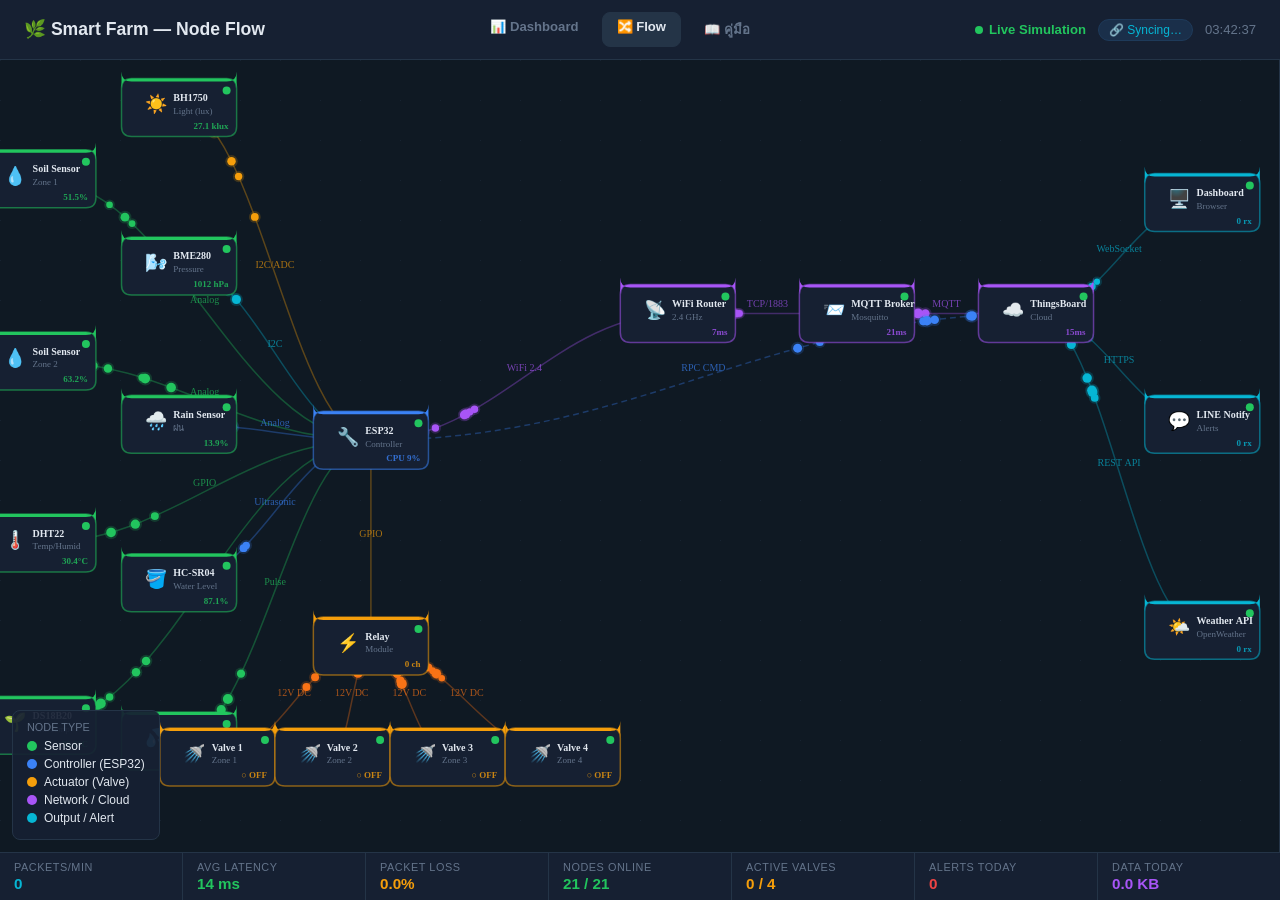
<file: flow.html>
<!DOCTYPE html>
<html lang="th">
<head>
  <meta charset="UTF-8" />
  <meta name="viewport" content="width=device-width, initial-scale=1.0" />
  <title>Smart Farm — Node Flow</title>
  <link rel="stylesheet" href="css/flow.css">
</head>
<body>

<header>
  <div class="logo">🌿 Smart Farm — Node Flow</div>
  <div class="nav-links">
    <a class="nav-btn" href="index.html">📊 Dashboard</a>
    <a class="nav-btn active" href="flow.html">🔀 Flow</a>
    <a class="nav-btn" href="guide.html">📖 คู่มือ</a>
  </div>
  <div class="header-right">
    <div class="live-badge"><span class="live-dot"></span> Live Simulation</div>
    <div class="sync-badge" id="syncBadge">🔗 Syncing…</div>
    <span id="clock">--:--:--</span>
  </div>
</header>

<div class="layout">
  <div class="canvas-wrap">
    <canvas id="flowCanvas"></canvas>
    <div class="legend">
      <div class="legend-title">Node Type</div>
      <div class="legend-item"><div class="legend-dot" style="background:#22c55e"></div> Sensor</div>
      <div class="legend-item"><div class="legend-dot" style="background:#3b82f6"></div> Controller (ESP32)</div>
      <div class="legend-item"><div class="legend-dot" style="background:#f59e0b"></div> Actuator (Valve)</div>
      <div class="legend-item"><div class="legend-dot" style="background:#a855f7"></div> Network / Cloud</div>
      <div class="legend-item"><div class="legend-dot" style="background:#06b6d4"></div> Output / Alert</div>
    </div>
  </div>

  <div class="detail-panel collapsed" id="detailPanel">
    <div class="panel-header">
      <span class="panel-title" id="panelTitle">Node Detail</span>
      <span class="panel-close" onclick="closePanel()">✕</span>
    </div>
    <div class="panel-body" id="panelBody"></div>
  </div>
</div>

<div class="stats-bar">
  <div class="stat-item">
    <div class="stat-item-lbl">Packets/min</div>
    <div class="stat-item-val" id="sb-ppm" style="color:var(--cyan)">--</div>
  </div>
  <div class="stat-item">
    <div class="stat-item-lbl">Avg Latency</div>
    <div class="stat-item-val" id="sb-lat" style="color:var(--green)">-- ms</div>
  </div>
  <div class="stat-item">
    <div class="stat-item-lbl">Packet Loss</div>
    <div class="stat-item-val" id="sb-loss" style="color:var(--yellow)">--%</div>
  </div>
  <div class="stat-item">
    <div class="stat-item-lbl">Nodes Online</div>
    <div class="stat-item-val" id="sb-nodes" style="color:var(--green)">--</div>
  </div>
  <div class="stat-item">
    <div class="stat-item-lbl">Active Valves</div>
    <div class="stat-item-val" id="sb-valves" style="color:var(--yellow)">--</div>
  </div>
  <div class="stat-item">
    <div class="stat-item-lbl">Alerts Today</div>
    <div class="stat-item-val" id="sb-alerts" style="color:var(--red)">--</div>
  </div>
  <div class="stat-item">
    <div class="stat-item-lbl">Data Today</div>
    <div class="stat-item-val" id="sb-data" style="color:var(--purple)">-- KB</div>
  </div>
</div>

<!-- flow.js ประกอบด้วย logic ทั้งหมดของหน้านี้ -->
<script src="js/flow.js"></script>

</body>
</html>
</file>
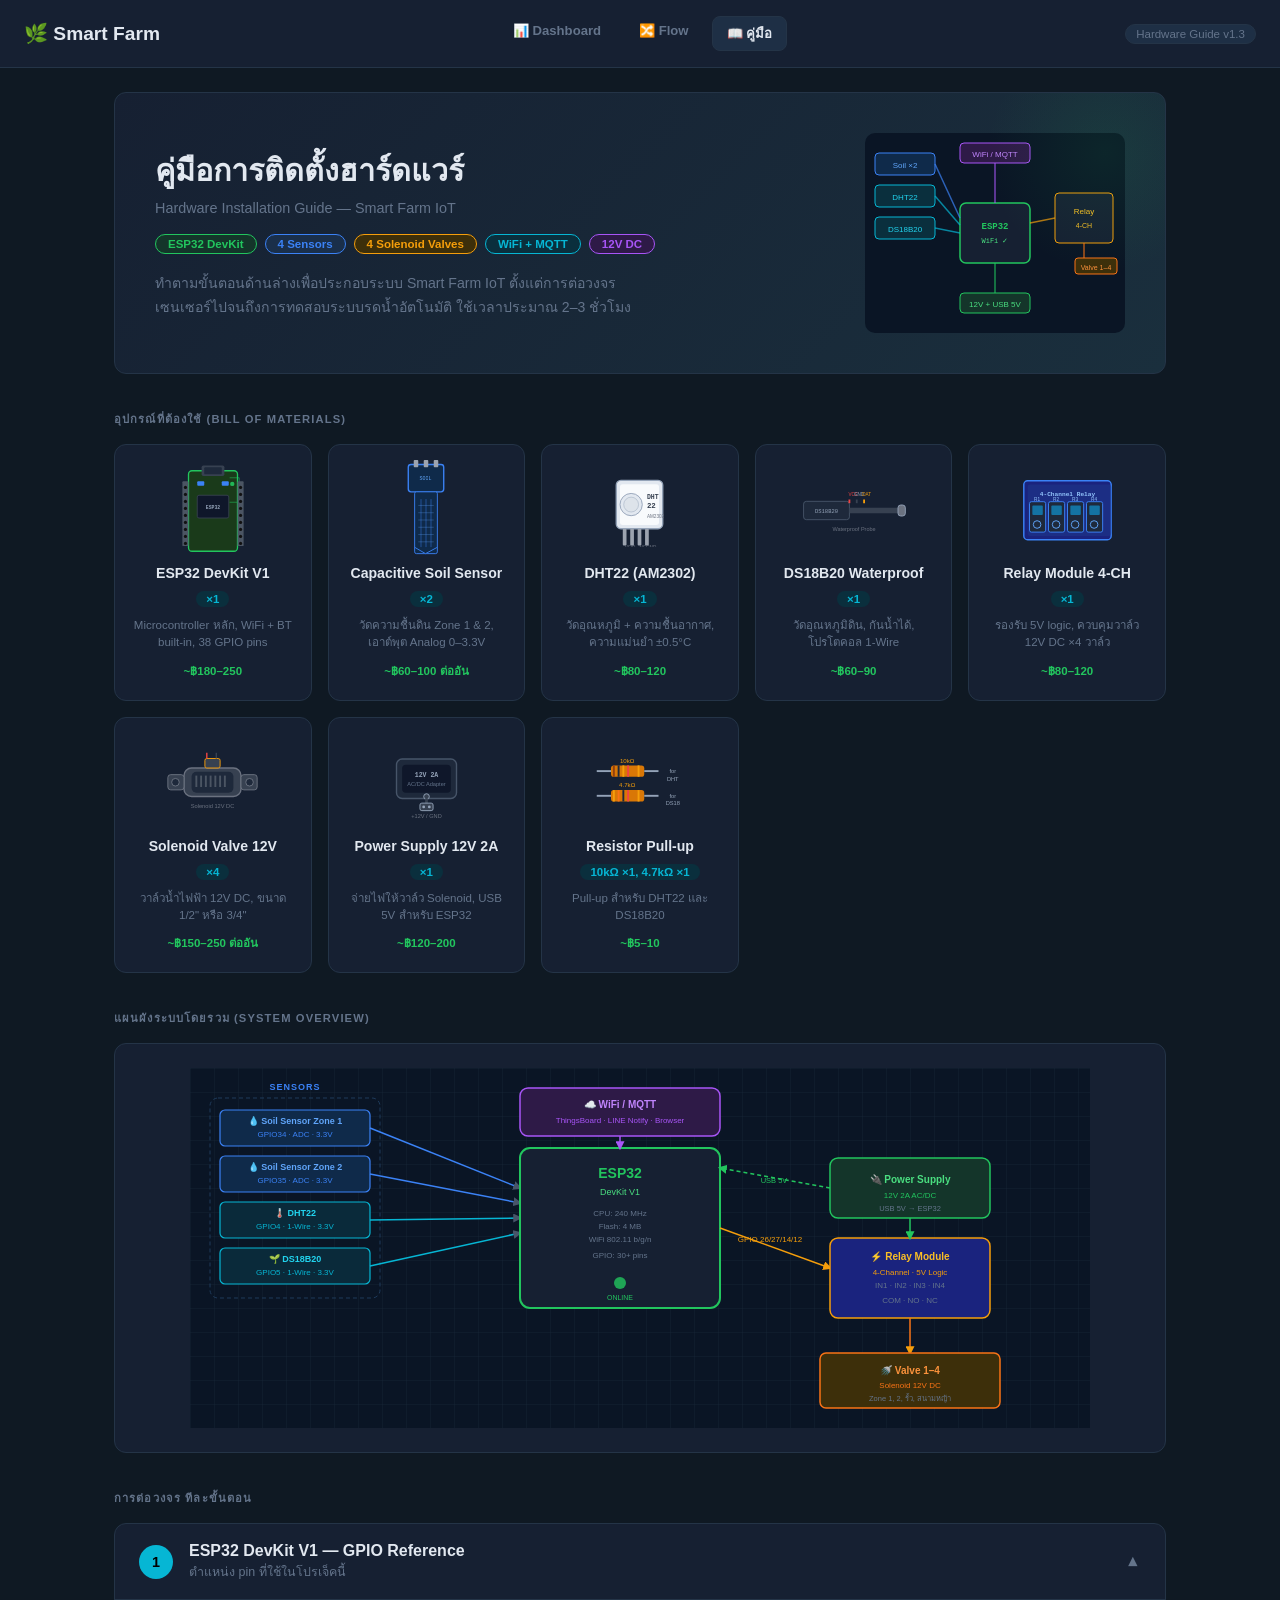
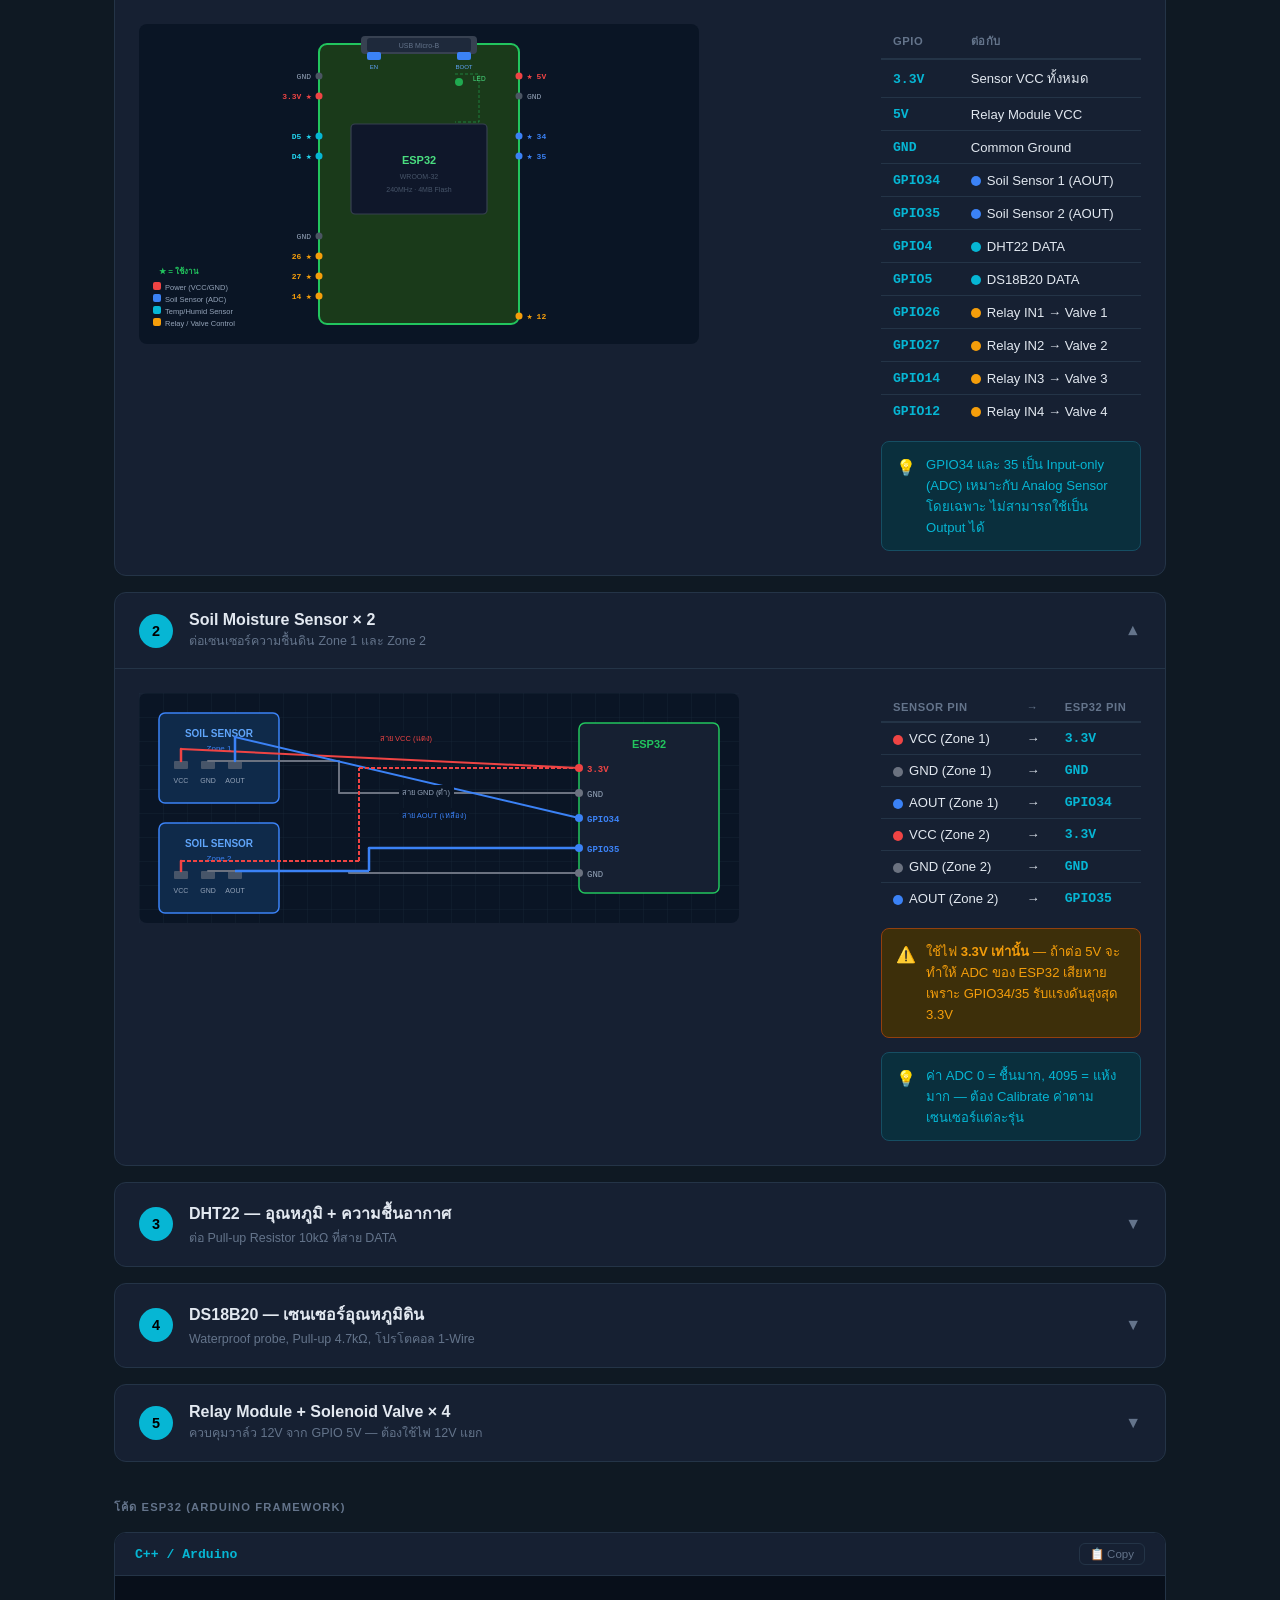
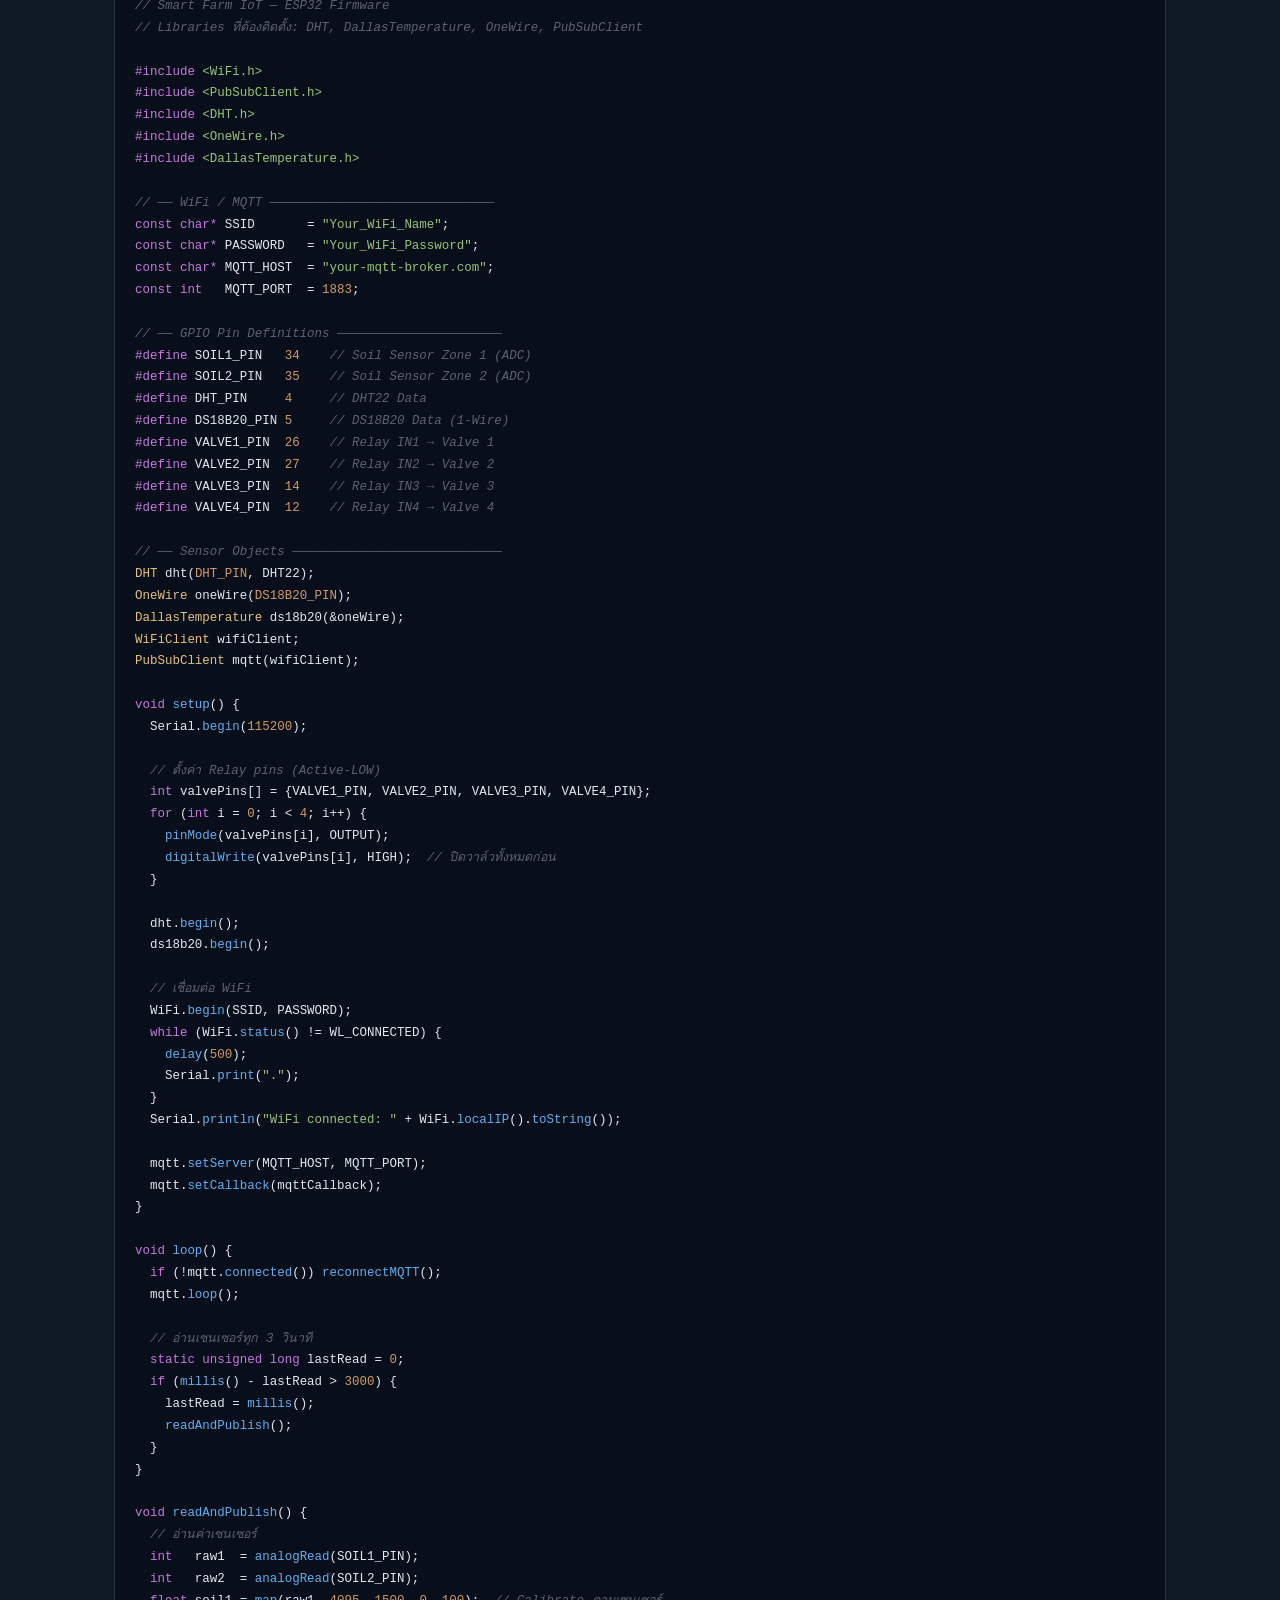
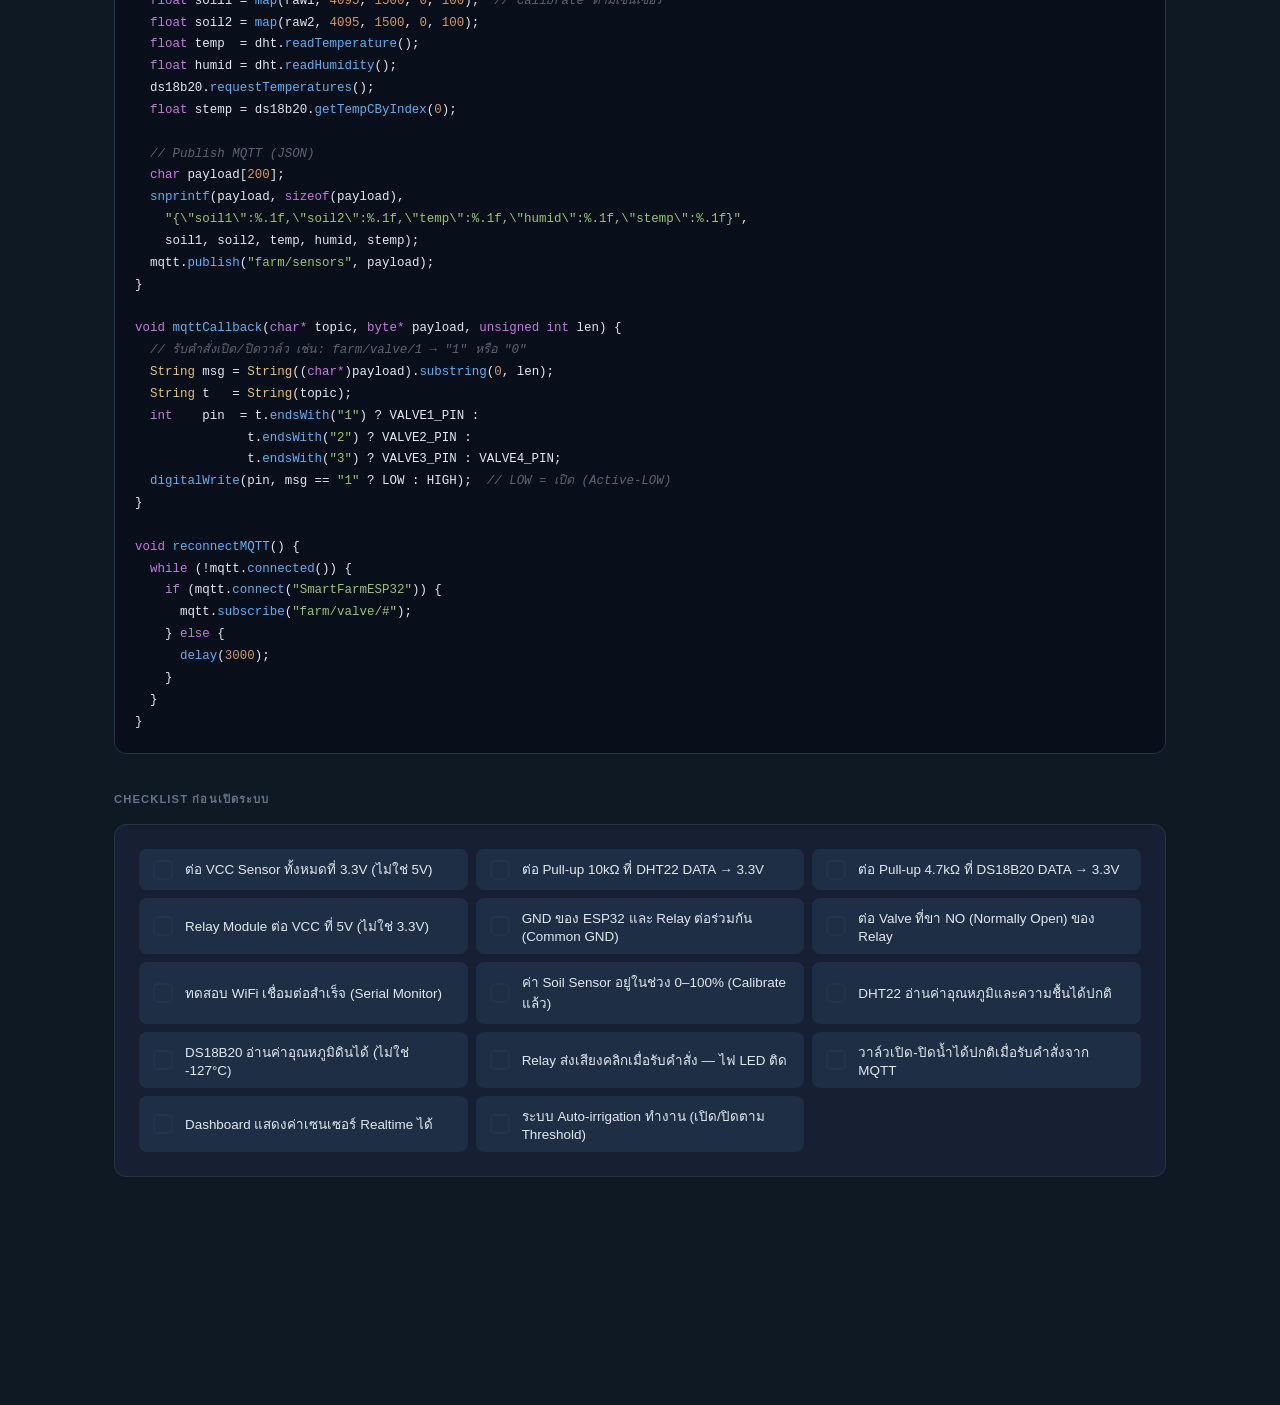
<file: guide.html>
<!DOCTYPE html>
<html lang="th">
<head>
  <meta charset="UTF-8"/>
  <meta name="viewport" content="width=device-width, initial-scale=1.0"/>
  <title>Smart Farm — คู่มือติดตั้งฮาร์ดแวร์</title>
  <link rel="stylesheet" href="css/guide.css">
</head>
<body>

<header>
  <div class="logo">🌿 Smart Farm</div>
  <div class="nav-links">
    <a class="nav-btn" href="index.html">📊 Dashboard</a>
    <a class="nav-btn" href="flow.html">🔀 Flow</a>
    <a class="nav-btn active" href="guide.html">📖 คู่มือ</a>
  </div>
  <div class="header-right"><span class="ver-badge">Hardware Guide v1.3</span></div>
</header>

<main>

<!-- ══════════════════ HERO ══════════════════ -->
<div class="hero">
  <div>
    <h1>คู่มือการติดตั้งฮาร์ดแวร์</h1>
    <p class="hero-sub">Hardware Installation Guide — Smart Farm IoT</p>
    <div class="hero-tags">
      <span class="tag tag-green">ESP32 DevKit</span>
      <span class="tag tag-blue">4 Sensors</span>
      <span class="tag tag-yellow">4 Solenoid Valves</span>
      <span class="tag tag-cyan">WiFi + MQTT</span>
      <span class="tag tag-purple">12V DC</span>
    </div>
    <p class="hero-desc">ทำตามขั้นตอนด้านล่างเพื่อประกอบระบบ Smart Farm IoT ตั้งแต่การต่อวงจรเซนเซอร์ไปจนถึงการทดสอบระบบรดน้ำอัตโนมัติ ใช้เวลาประมาณ 2–3 ชั่วโมง</p>
  </div>
  <!-- Mini overview graphic -->
  <svg viewBox="0 0 260 200" width="260" height="200" xmlns="http://www.w3.org/2000/svg" style="flex-shrink:0">
    <rect width="260" height="200" fill="#0a1525" rx="10"/>
    <!-- ESP32 center -->
    <rect x="95" y="70" width="70" height="60" rx="6" fill="#162032" stroke="#22c55e" stroke-width="1.5"/>
    <text x="130" y="96" text-anchor="middle" fill="#22c55e" font-size="9" font-family="monospace" font-weight="bold">ESP32</text>
    <text x="130" y="110" text-anchor="middle" fill="#4ade80" font-size="7" font-family="monospace">WiFi ✓</text>
    <!-- Sensors left -->
    <rect x="10" y="20" width="60" height="22" rx="4" fill="#0f2a4a" stroke="#3b82f6" stroke-width="1"/>
    <text x="40" y="35" text-anchor="middle" fill="#60a5fa" font-size="8">Soil ×2</text>
    <rect x="10" y="52" width="60" height="22" rx="4" fill="#0a2f3d" stroke="#06b6d4" stroke-width="1"/>
    <text x="40" y="67" text-anchor="middle" fill="#22d3ee" font-size="8">DHT22</text>
    <rect x="10" y="84" width="60" height="22" rx="4" fill="#0a2f3d" stroke="#06b6d4" stroke-width="1"/>
    <text x="40" y="99" text-anchor="middle" fill="#22d3ee" font-size="8">DS18B20</text>
    <!-- Wires left to ESP32 -->
    <line x1="70" y1="31" x2="95" y2="85" stroke="#3b82f6" stroke-width="1.5" opacity=".7"/>
    <line x1="70" y1="63" x2="95" y2="92" stroke="#06b6d4" stroke-width="1.5" opacity=".7"/>
    <line x1="70" y1="95" x2="95" y2="100" stroke="#06b6d4" stroke-width="1.5" opacity=".7"/>
    <!-- Relay right -->
    <rect x="190" y="60" width="58" height="50" rx="4" fill="#162032" stroke="#f59e0b" stroke-width="1"/>
    <text x="219" y="81" text-anchor="middle" fill="#fbbf24" font-size="8">Relay</text>
    <text x="219" y="95" text-anchor="middle" fill="#fbbf24" font-size="7">4-CH</text>
    <!-- Wires right -->
    <line x1="165" y1="90" x2="190" y2="85" stroke="#f59e0b" stroke-width="1.5" opacity=".7"/>
    <!-- Valves right -->
    <rect x="210" y="125" width="42" height="16" rx="3" fill="#3d2f0a" stroke="#f97316" stroke-width="1"/>
    <text x="231" y="137" text-anchor="middle" fill="#fb923c" font-size="7">Valve 1–4</text>
    <line x1="219" y1="110" x2="219" y2="125" stroke="#f97316" stroke-width="1.5" opacity=".7"/>
    <!-- WiFi up -->
    <rect x="95" y="10" width="70" height="20" rx="4" fill="#2e1a47" stroke="#a855f7" stroke-width="1"/>
    <text x="130" y="24" text-anchor="middle" fill="#c084fc" font-size="8">WiFi / MQTT</text>
    <line x1="130" y1="30" x2="130" y2="70" stroke="#a855f7" stroke-width="1.5" opacity=".7"/>
    <!-- Power -->
    <rect x="95" y="160" width="70" height="20" rx="4" fill="#14352a" stroke="#22c55e" stroke-width="1"/>
    <text x="130" y="174" text-anchor="middle" fill="#4ade80" font-size="8">12V + USB 5V</text>
    <line x1="130" y1="160" x2="130" y2="130" stroke="#22c55e" stroke-width="1.5" opacity=".7"/>
  </svg>
</div>

<!-- ══════════════════ PARTS LIST ══════════════════ -->
<div class="section-title">อุปกรณ์ที่ต้องใช้ (Bill of Materials)</div>
<div class="parts-grid">

  <!-- ESP32 -->
  <div class="part-card">
    <div class="part-img">
      <svg viewBox="0 0 80 110" width="70" xmlns="http://www.w3.org/2000/svg">
        <rect x="12" y="10" width="56" height="92" rx="4" fill="#1a3a1a" stroke="#22c55e" stroke-width="1.5"/>
        <rect x="27" y="4" width="26" height="12" rx="2" fill="#374151"/>
        <rect x="30" y="6" width="20" height="8" rx="1" fill="#1e293b"/>
        <rect x="22" y="38" width="36" height="26" rx="2" fill="#0f172a" stroke="#374151" stroke-width="1"/>
        <text x="40" y="54" text-anchor="middle" fill="#94a3b8" font-size="5.5" font-family="monospace" font-weight="bold">ESP32</text>
        <path d="M59 18 L70 18 L70 46 L59 46" fill="none" stroke="#22c55e" stroke-width="1" opacity=".6"/>
        <circle cx="62" cy="25" r="2.5" fill="#22c55e" opacity=".9"/>
        <rect x="5" y="22" width="7" height="74" rx="1" fill="#4b5563"/>
        <circle cx="8.5" cy="29" r="1.8" fill="#111"/><circle cx="8.5" cy="37" r="1.8" fill="#111"/>
        <circle cx="8.5" cy="45" r="1.8" fill="#111"/><circle cx="8.5" cy="53" r="1.8" fill="#111"/>
        <circle cx="8.5" cy="61" r="1.8" fill="#111"/><circle cx="8.5" cy="69" r="1.8" fill="#111"/>
        <circle cx="8.5" cy="77" r="1.8" fill="#111"/><circle cx="8.5" cy="85" r="1.8" fill="#111"/>
        <circle cx="8.5" cy="93" r="1.8" fill="#111"/>
        <rect x="68" y="22" width="7" height="74" rx="1" fill="#4b5563"/>
        <circle cx="71.5" cy="29" r="1.8" fill="#111"/><circle cx="71.5" cy="37" r="1.8" fill="#111"/>
        <circle cx="71.5" cy="45" r="1.8" fill="#111"/><circle cx="71.5" cy="53" r="1.8" fill="#111"/>
        <circle cx="71.5" cy="61" r="1.8" fill="#111"/><circle cx="71.5" cy="69" r="1.8" fill="#111"/>
        <circle cx="71.5" cy="77" r="1.8" fill="#111"/><circle cx="71.5" cy="85" r="1.8" fill="#111"/>
        <circle cx="71.5" cy="93" r="1.8" fill="#111"/>
        <rect x="50" y="22" width="8" height="5" rx="1" fill="#3b82f6"/>
        <rect x="22" y="22" width="8" height="5" rx="1" fill="#3b82f6"/>
      </svg>
    </div>
    <div class="part-name">ESP32 DevKit V1</div>
    <div class="part-qty">×1</div>
    <div class="part-desc">Microcontroller หลัก, WiFi + BT built-in, 38 GPIO pins</div>
    <div class="part-price">~฿180–250</div>
  </div>

  <!-- Soil Sensor -->
  <div class="part-card">
    <div class="part-img">
      <svg viewBox="0 0 55 110" width="50" xmlns="http://www.w3.org/2000/svg">
        <rect x="8" y="5" width="39" height="30" rx="3" fill="#0f2a4a" stroke="#3b82f6" stroke-width="1.5"/>
        <text x="27" y="22" text-anchor="middle" fill="#60a5fa" font-size="5.5" font-family="monospace">SOIL</text>
        <rect x="14" y="0" width="5" height="8" rx="1" fill="#9ca3af"/>
        <rect x="25" y="0" width="5" height="8" rx="1" fill="#9ca3af"/>
        <rect x="36" y="0" width="5" height="8" rx="1" fill="#9ca3af"/>
        <rect x="15" y="35" width="25" height="68" rx="2" fill="#0f2a4a" stroke="#3b82f6" stroke-width="1"/>
        <line x1="22" y1="43" x2="22" y2="96" stroke="#3b82f6" stroke-width="1" opacity=".5"/>
        <line x1="27.5" y1="43" x2="27.5" y2="96" stroke="#3b82f6" stroke-width="1" opacity=".5"/>
        <line x1="33" y1="43" x2="33" y2="96" stroke="#3b82f6" stroke-width="1" opacity=".5"/>
        <line x1="19" y1="50" x2="36" y2="50" stroke="#60a5fa" stroke-width=".8" opacity=".4"/>
        <line x1="19" y1="58" x2="36" y2="58" stroke="#60a5fa" stroke-width=".8" opacity=".4"/>
        <line x1="19" y1="66" x2="36" y2="66" stroke="#60a5fa" stroke-width=".8" opacity=".4"/>
        <line x1="19" y1="74" x2="36" y2="74" stroke="#60a5fa" stroke-width=".8" opacity=".4"/>
        <line x1="19" y1="82" x2="36" y2="82" stroke="#60a5fa" stroke-width=".8" opacity=".4"/>
        <line x1="19" y1="90" x2="36" y2="90" stroke="#60a5fa" stroke-width=".8" opacity=".4"/>
        <path d="M15 96 L27 103 L40 96" fill="#0f2a4a" stroke="#3b82f6" stroke-width="1"/>
      </svg>
    </div>
    <div class="part-name">Capacitive Soil Sensor</div>
    <div class="part-qty">×2</div>
    <div class="part-desc">วัดความชื้นดิน Zone 1 & 2, เอาต์พุต Analog 0–3.3V</div>
    <div class="part-price">~฿60–100 ต่ออัน</div>
  </div>

  <!-- DHT22 -->
  <div class="part-card">
    <div class="part-img">
      <svg viewBox="0 0 70 80" width="65" xmlns="http://www.w3.org/2000/svg">
        <rect x="10" y="8" width="50" height="52" rx="5" fill="#e2e8f0" stroke="#94a3b8" stroke-width="1.5"/>
        <rect x="14" y="12" width="42" height="44" rx="3" fill="#f8fafc"/>
        <circle cx="26" cy="34" r="12" fill="#e2e8f0" stroke="#94a3b8" stroke-width="1"/>
        <circle cx="26" cy="34" r="8" fill="#dde3ea" stroke="#94a3b8" stroke-width=".5"/>
        <text x="43" y="28" fill="#374151" font-size="7" font-family="monospace" font-weight="bold">DHT</text>
        <text x="43" y="38" fill="#374151" font-size="8" font-family="monospace" font-weight="bold">22</text>
        <text x="43" y="49" fill="#6b7280" font-size="5">AM2302</text>
        <rect x="17" y="60" width="4" height="18" rx="1" fill="#9ca3af"/>
        <rect x="25" y="60" width="4" height="18" rx="1" fill="#9ca3af"/>
        <rect x="33" y="60" width="4" height="18" rx="1" fill="#9ca3af"/>
        <rect x="41" y="60" width="4" height="18" rx="1" fill="#9ca3af"/>
        <text x="19" y="82" fill="#6b7280" font-size="5">VCC</text>
        <text x="27" y="82" fill="#6b7280" font-size="5">D</text>
        <text x="35" y="82" fill="#6b7280" font-size="5">NC</text>
        <text x="42" y="82" fill="#6b7280" font-size="5">GND</text>
      </svg>
    </div>
    <div class="part-name">DHT22 (AM2302)</div>
    <div class="part-qty">×1</div>
    <div class="part-desc">วัดอุณหภูมิ + ความชื้นอากาศ, ความแม่นยำ ±0.5°C</div>
    <div class="part-price">~฿80–120</div>
  </div>

  <!-- DS18B20 -->
  <div class="part-card">
    <div class="part-img">
      <svg viewBox="0 0 120 60" width="110" xmlns="http://www.w3.org/2000/svg">
        <rect x="5" y="20" width="50" height="20" rx="3" fill="#1e293b" stroke="#475569" stroke-width="1"/>
        <text x="30" y="33" text-anchor="middle" fill="#94a3b8" font-size="6" font-family="monospace">DS18B20</text>
        <rect x="55" y="27" width="55" height="6" rx="1" fill="#374151"/>
        <rect x="108" y="24" width="8" height="12" rx="3" fill="#6b7280" stroke="#94a3b8" stroke-width="1"/>
        <line x1="55" y1="22" x2="55" y2="18" stroke="#ef4444" stroke-width="2"/>
        <line x1="63" y1="22" x2="63" y2="18" stroke="#374151" stroke-width="2"/>
        <line x1="71" y1="22" x2="71" y2="18" stroke="#f59e0b" stroke-width="2"/>
        <text x="54" y="14" fill="#ef4444" font-size="5">VCC</text>
        <text x="60" y="14" fill="#94a3b8" font-size="5">GND</text>
        <text x="69" y="14" fill="#f59e0b" font-size="5">DAT</text>
        <text x="60" y="52" text-anchor="middle" fill="#6b7280" font-size="6">Waterproof Probe</text>
      </svg>
    </div>
    <div class="part-name">DS18B20 Waterproof</div>
    <div class="part-qty">×1</div>
    <div class="part-desc">วัดอุณหภูมิดิน, กันน้ำได้, โปรโตคอล 1-Wire</div>
    <div class="part-price">~฿60–90</div>
  </div>

  <!-- Relay Module -->
  <div class="part-card">
    <div class="part-img">
      <svg viewBox="0 0 100 70" width="95" xmlns="http://www.w3.org/2000/svg">
        <rect x="4" y="4" width="92" height="62" rx="4" fill="#1a237e" stroke="#3b82f6" stroke-width="1.5"/>
        <rect x="8" y="8" width="88" height="54" rx="3" fill="#1e3a8a" opacity=".5"/>
        <text x="50" y="20" text-anchor="middle" fill="#93c5fd" font-size="6.5" font-family="monospace" font-weight="bold">4-Channel Relay</text>
        <g>
          <rect x="10" y="26" width="17" height="32" rx="2" fill="#1e293b" stroke="#3b82f6" stroke-width="1"/>
          <rect x="13" y="30" width="11" height="10" rx="1" fill="#0ea5e9" opacity=".6"/>
          <circle cx="18" cy="50" r="4" fill="none" stroke="#60a5fa" stroke-width="1"/>
          <text x="18" y="25" text-anchor="middle" fill="#93c5fd" font-size="5">R1</text>
        </g>
        <g>
          <rect x="30" y="26" width="17" height="32" rx="2" fill="#1e293b" stroke="#3b82f6" stroke-width="1"/>
          <rect x="33" y="30" width="11" height="10" rx="1" fill="#0ea5e9" opacity=".6"/>
          <circle cx="38" cy="50" r="4" fill="none" stroke="#60a5fa" stroke-width="1"/>
          <text x="38" y="25" text-anchor="middle" fill="#93c5fd" font-size="5">R2</text>
        </g>
        <g>
          <rect x="50" y="26" width="17" height="32" rx="2" fill="#1e293b" stroke="#3b82f6" stroke-width="1"/>
          <rect x="53" y="30" width="11" height="10" rx="1" fill="#0ea5e9" opacity=".6"/>
          <circle cx="58" cy="50" r="4" fill="none" stroke="#60a5fa" stroke-width="1"/>
          <text x="58" y="25" text-anchor="middle" fill="#93c5fd" font-size="5">R3</text>
        </g>
        <g>
          <rect x="70" y="26" width="17" height="32" rx="2" fill="#1e293b" stroke="#3b82f6" stroke-width="1"/>
          <rect x="73" y="30" width="11" height="10" rx="1" fill="#0ea5e9" opacity=".6"/>
          <circle cx="78" cy="50" r="4" fill="none" stroke="#60a5fa" stroke-width="1"/>
          <text x="78" y="25" text-anchor="middle" fill="#93c5fd" font-size="5">R4</text>
        </g>
      </svg>
    </div>
    <div class="part-name">Relay Module 4-CH</div>
    <div class="part-qty">×1</div>
    <div class="part-desc">รองรับ 5V logic, ควบคุมวาล์ว 12V DC ×4 วาล์ว</div>
    <div class="part-price">~฿80–120</div>
  </div>

  <!-- Solenoid Valve -->
  <div class="part-card">
    <div class="part-img">
      <svg viewBox="0 0 100 70" width="95" xmlns="http://www.w3.org/2000/svg">
        <rect x="20" y="20" width="60" height="30" rx="8" fill="#374151" stroke="#6b7280" stroke-width="1.5"/>
        <rect x="28" y="24" width="44" height="22" rx="5" fill="#1e293b"/>
        <line x1="33" y1="28" x2="33" y2="40" stroke="#4b5563" stroke-width="2"/>
        <line x1="38" y1="28" x2="38" y2="40" stroke="#4b5563" stroke-width="2"/>
        <line x1="43" y1="28" x2="43" y2="40" stroke="#4b5563" stroke-width="2"/>
        <line x1="48" y1="28" x2="48" y2="40" stroke="#4b5563" stroke-width="2"/>
        <line x1="53" y1="28" x2="53" y2="40" stroke="#4b5563" stroke-width="2"/>
        <line x1="58" y1="28" x2="58" y2="40" stroke="#4b5563" stroke-width="2"/>
        <line x1="63" y1="28" x2="63" y2="40" stroke="#4b5563" stroke-width="2"/>
        <rect x="3" y="27" width="17" height="16" rx="3" fill="#374151" stroke="#6b7280" stroke-width="1"/>
        <rect x="80" y="27" width="17" height="16" rx="3" fill="#374151" stroke="#6b7280" stroke-width="1"/>
        <circle cx="11" cy="35" r="4" fill="#1e293b" stroke="#6b7280" stroke-width="1"/>
        <circle cx="89" cy="35" r="4" fill="#1e293b" stroke="#6b7280" stroke-width="1"/>
        <rect x="42" y="10" width="16" height="10" rx="2" fill="#374151" stroke="#f59e0b" stroke-width="1"/>
        <line x1="44" y1="10" x2="44" y2="4" stroke="#ef4444" stroke-width="1.5"/>
        <line x1="54" y1="10" x2="54" y2="4" stroke="#374151" stroke-width="1.5"/>
        <text x="50" y="62" text-anchor="middle" fill="#6b7280" font-size="6">Solenoid 12V DC</text>
      </svg>
    </div>
    <div class="part-name">Solenoid Valve 12V</div>
    <div class="part-qty">×4</div>
    <div class="part-desc">วาล์วน้ำไฟฟ้า 12V DC, ขนาด 1/2" หรือ 3/4"</div>
    <div class="part-price">~฿150–250 ต่ออัน</div>
  </div>

  <!-- Power Supply -->
  <div class="part-card">
    <div class="part-img">
      <svg viewBox="0 0 80 80" width="75" xmlns="http://www.w3.org/2000/svg">
        <rect x="8" y="15" width="64" height="42" rx="6" fill="#1e293b" stroke="#475569" stroke-width="1.5"/>
        <rect x="14" y="21" width="52" height="30" rx="4" fill="#0f172a"/>
        <text x="40" y="34" text-anchor="middle" fill="#94a3b8" font-size="7" font-family="monospace" font-weight="bold">12V 2A</text>
        <text x="40" y="44" text-anchor="middle" fill="#64748b" font-size="6">AC/DC Adapter</text>
        <circle cx="40" cy="55" r="3" fill="#374151" stroke="#94a3b8" stroke-width="1"/>
        <line x1="40" y1="57" x2="40" y2="65" stroke="#374151" stroke-width="3"/>
        <rect x="33" y="62" width="14" height="8" rx="2" fill="#374151" stroke="#94a3b8" stroke-width="1"/>
        <circle cx="37" cy="66" r="1.5" fill="#94a3b8"/>
        <circle cx="43" cy="66" r="1.5" fill="#94a3b8"/>
        <text x="40" y="78" text-anchor="middle" fill="#6b7280" font-size="6">+12V / GND</text>
      </svg>
    </div>
    <div class="part-name">Power Supply 12V 2A</div>
    <div class="part-qty">×1</div>
    <div class="part-desc">จ่ายไฟให้วาล์ว Solenoid, USB 5V สำหรับ ESP32</div>
    <div class="part-price">~฿120–200</div>
  </div>

  <!-- Resistors -->
  <div class="part-card">
    <div class="part-img">
      <svg viewBox="0 0 100 60" width="95" xmlns="http://www.w3.org/2000/svg">
        <line x1="5" y1="18" x2="20" y2="18" stroke="#94a3b8" stroke-width="2"/>
        <rect x="20" y="12" width="35" height="12" rx="3" fill="#d97706"/>
        <line x1="23" y1="12" x2="23" y2="24" stroke="#92400e" stroke-width="2"/>
        <line x1="28" y1="12" x2="28" y2="24" stroke="#1e293b" stroke-width="2"/>
        <line x1="33" y1="12" x2="33" y2="24" stroke="#f59e0b" stroke-width="2"/>
        <line x1="38" y1="12" x2="38" y2="24" stroke="#ef4444" stroke-width="2"/>
        <line x1="49" y1="12" x2="49" y2="24" stroke="#f59e0b" stroke-width="2"/>
        <line x1="55" y1="18" x2="70" y2="18" stroke="#94a3b8" stroke-width="2"/>
        <text x="37" y="9" text-anchor="middle" fill="#f59e0b" font-size="6.5">10kΩ</text>
        <line x1="5" y1="44" x2="20" y2="44" stroke="#94a3b8" stroke-width="2"/>
        <rect x="20" y="38" width="35" height="12" rx="3" fill="#d97706"/>
        <line x1="23" y1="38" x2="23" y2="50" stroke="#f59e0b" stroke-width="2"/>
        <line x1="28" y1="38" x2="28" y2="50" stroke="#f97316" stroke-width="2"/>
        <line x1="33" y1="38" x2="33" y2="50" stroke="#1e293b" stroke-width="2"/>
        <line x1="38" y1="38" x2="38" y2="50" stroke="#ef4444" stroke-width="2"/>
        <line x1="49" y1="38" x2="49" y2="50" stroke="#f59e0b" stroke-width="2"/>
        <line x1="55" y1="44" x2="70" y2="44" stroke="#94a3b8" stroke-width="2"/>
        <text x="37" y="35" text-anchor="middle" fill="#f59e0b" font-size="6.5">4.7kΩ</text>
        <text x="85" y="20" fill="#94a3b8" font-size="6" text-anchor="middle">for</text>
        <text x="85" y="28" fill="#94a3b8" font-size="6" text-anchor="middle">DHT</text>
        <text x="85" y="46" fill="#94a3b8" font-size="6" text-anchor="middle">for</text>
        <text x="85" y="54" fill="#94a3b8" font-size="6" text-anchor="middle">DS18</text>
      </svg>
    </div>
    <div class="part-name">Resistor Pull-up</div>
    <div class="part-qty">10kΩ ×1, 4.7kΩ ×1</div>
    <div class="part-desc">Pull-up สำหรับ DHT22 และ DS18B20</div>
    <div class="part-price">~฿5–10</div>
  </div>

</div><!-- /parts-grid -->

<!-- ══════════════════ SYSTEM OVERVIEW ══════════════════ -->
<div class="section-title">แผนผังระบบโดยรวม (System Overview)</div>
<div class="diagram-card">
  <svg viewBox="0 0 900 360" xmlns="http://www.w3.org/2000/svg" style="width:100%;max-width:900px">
    <defs>
      <pattern id="g" width="24" height="24" patternUnits="userSpaceOnUse">
        <path d="M 24 0 L 0 0 0 24" fill="none" stroke="#1a2a3a" stroke-width=".6"/>
      </pattern>
      <marker id="arr" viewBox="0 0 8 8" refX="6" refY="4" markerWidth="6" markerHeight="6" orient="auto">
        <path d="M0,0 L8,4 L0,8 Z" fill="#475569"/>
      </marker>
      <marker id="arr-g" viewBox="0 0 8 8" refX="6" refY="4" markerWidth="6" markerHeight="6" orient="auto">
        <path d="M0,0 L8,4 L0,8 Z" fill="#22c55e"/>
      </marker>
      <marker id="arr-y" viewBox="0 0 8 8" refX="6" refY="4" markerWidth="6" markerHeight="6" orient="auto">
        <path d="M0,0 L8,4 L0,8 Z" fill="#f59e0b"/>
      </marker>
      <marker id="arr-p" viewBox="0 0 8 8" refX="6" refY="4" markerWidth="6" markerHeight="6" orient="auto">
        <path d="M0,0 L8,4 L0,8 Z" fill="#a855f7"/>
      </marker>
    </defs>
    <rect width="900" height="360" fill="#0a1525"/>
    <rect width="900" height="360" fill="url(#g)"/>

    <!-- SENSORS group -->
    <rect x="20" y="30" width="170" height="200" rx="8" fill="none" stroke="#1e3a5a" stroke-width="1" stroke-dasharray="4,3"/>
    <text x="105" y="22" text-anchor="middle" fill="#3b82f6" font-size="9" font-weight="bold" letter-spacing="1">SENSORS</text>

    <rect x="30" y="42" width="150" height="36" rx="5" fill="#0f2a4a" stroke="#3b82f6" stroke-width="1.2"/>
    <text x="105" y="56" text-anchor="middle" fill="#60a5fa" font-size="9" font-weight="bold">💧 Soil Sensor Zone 1</text>
    <text x="105" y="69" text-anchor="middle" fill="#3b82f6" font-size="8">GPIO34 · ADC · 3.3V</text>

    <rect x="30" y="88" width="150" height="36" rx="5" fill="#0f2a4a" stroke="#3b82f6" stroke-width="1.2"/>
    <text x="105" y="102" text-anchor="middle" fill="#60a5fa" font-size="9" font-weight="bold">💧 Soil Sensor Zone 2</text>
    <text x="105" y="115" text-anchor="middle" fill="#3b82f6" font-size="8">GPIO35 · ADC · 3.3V</text>

    <rect x="30" y="134" width="150" height="36" rx="5" fill="#0a2a3a" stroke="#06b6d4" stroke-width="1.2"/>
    <text x="105" y="148" text-anchor="middle" fill="#22d3ee" font-size="9" font-weight="bold">🌡️ DHT22</text>
    <text x="105" y="161" text-anchor="middle" fill="#06b6d4" font-size="8">GPIO4 · 1-Wire · 3.3V</text>

    <rect x="30" y="180" width="150" height="36" rx="5" fill="#0a2a3a" stroke="#06b6d4" stroke-width="1.2"/>
    <text x="105" y="194" text-anchor="middle" fill="#22d3ee" font-size="9" font-weight="bold">🌱 DS18B20</text>
    <text x="105" y="207" text-anchor="middle" fill="#06b6d4" font-size="8">GPIO5 · 1-Wire · 3.3V</text>

    <!-- Wires sensors → ESP32 -->
    <line x1="180" y1="60" x2="330" y2="120" stroke="#3b82f6" stroke-width="1.5" marker-end="url(#arr)"/>
    <line x1="180" y1="106" x2="330" y2="135" stroke="#3b82f6" stroke-width="1.5" marker-end="url(#arr)"/>
    <line x1="180" y1="152" x2="330" y2="150" stroke="#06b6d4" stroke-width="1.5" marker-end="url(#arr)"/>
    <line x1="180" y1="198" x2="330" y2="165" stroke="#06b6d4" stroke-width="1.5" marker-end="url(#arr)"/>

    <!-- ESP32 center -->
    <rect x="330" y="80" width="200" height="160" rx="10" fill="#162032" stroke="#22c55e" stroke-width="2"/>
    <text x="430" y="110" text-anchor="middle" fill="#22c55e" font-size="14" font-weight="bold">ESP32</text>
    <text x="430" y="127" text-anchor="middle" fill="#4ade80" font-size="9">DevKit V1</text>
    <text x="430" y="148" text-anchor="middle" fill="#64748b" font-size="8">CPU: 240 MHz</text>
    <text x="430" y="161" text-anchor="middle" fill="#64748b" font-size="8">Flash: 4 MB</text>
    <text x="430" y="174" text-anchor="middle" fill="#64748b" font-size="8">WiFi 802.11 b/g/n</text>
    <text x="430" y="190" text-anchor="middle" fill="#64748b" font-size="8">GPIO: 30+ pins</text>
    <circle cx="430" cy="215" r="6" fill="#22c55e" opacity=".8"/>
    <text x="430" y="232" text-anchor="middle" fill="#22c55e" font-size="7">ONLINE</text>

    <!-- Wire ESP32 → Relay -->
    <line x1="530" y1="160" x2="640" y2="200" stroke="#f59e0b" stroke-width="1.5" marker-end="url(#arr-y)"/>
    <text x="580" y="174" fill="#f59e0b" font-size="8" text-anchor="middle">GPIO 26/27/14/12</text>

    <!-- Relay module -->
    <rect x="640" y="170" width="160" height="80" rx="8" fill="#1a237e" stroke="#f59e0b" stroke-width="1.5"/>
    <text x="720" y="192" text-anchor="middle" fill="#fbbf24" font-size="10" font-weight="bold">⚡ Relay Module</text>
    <text x="720" y="207" text-anchor="middle" fill="#f59e0b" font-size="8">4-Channel · 5V Logic</text>
    <text x="720" y="220" text-anchor="middle" fill="#64748b" font-size="8">IN1 · IN2 · IN3 · IN4</text>
    <text x="720" y="235" text-anchor="middle" fill="#64748b" font-size="8">COM · NO · NC</text>

    <!-- Wire Relay → Valves -->
    <line x1="720" y1="250" x2="720" y2="285" stroke="#f97316" stroke-width="1.5" marker-end="url(#arr-y)"/>

    <!-- Valves -->
    <rect x="630" y="285" width="180" height="55" rx="6" fill="#3d2f0a" stroke="#f97316" stroke-width="1.5"/>
    <text x="720" y="306" text-anchor="middle" fill="#fb923c" font-size="10" font-weight="bold">🚿 Valve 1–4</text>
    <text x="720" y="320" text-anchor="middle" fill="#f97316" font-size="8">Solenoid 12V DC</text>
    <text x="720" y="333" text-anchor="middle" fill="#64748b" font-size="7.5">Zone 1, 2, รั้ว, สนามหญ้า</text>

    <!-- 12V Power -->
    <rect x="640" y="90" width="160" height="60" rx="8" fill="#14352a" stroke="#22c55e" stroke-width="1.5"/>
    <text x="720" y="115" text-anchor="middle" fill="#4ade80" font-size="10" font-weight="bold">🔌 Power Supply</text>
    <text x="720" y="130" text-anchor="middle" fill="#22c55e" font-size="8">12V 2A AC/DC</text>
    <text x="720" y="143" text-anchor="middle" fill="#64748b" font-size="7.5">USB 5V → ESP32</text>

    <line x1="720" y1="150" x2="720" y2="170" stroke="#22c55e" stroke-width="1.5" marker-end="url(#arr-g)"/>
    <line x1="640" y1="120" x2="530" y2="100" stroke="#22c55e" stroke-width="1.5" stroke-dasharray="4,3" marker-end="url(#arr-g)"/>
    <text x="584" y="115" fill="#22c55e" font-size="7.5" text-anchor="middle">USB 5V</text>

    <!-- WiFi Cloud -->
    <rect x="330" y="20" width="200" height="48" rx="8" fill="#2e1a47" stroke="#a855f7" stroke-width="1.5"/>
    <text x="430" y="40" text-anchor="middle" fill="#c084fc" font-size="10" font-weight="bold">☁️ WiFi / MQTT</text>
    <text x="430" y="55" text-anchor="middle" fill="#a855f7" font-size="8">ThingsBoard · LINE Notify · Browser</text>
    <line x1="430" y1="68" x2="430" y2="80" stroke="#a855f7" stroke-width="1.5" marker-end="url(#arr-p)"/>
  </svg>
</div>

<!-- ══════════════════ WIRING STEPS ══════════════════ -->
<div class="section-title">การต่อวงจร ทีละขั้นตอน</div>

<!-- STEP 1: ESP32 GPIO Reference -->
<div class="step-card">
  <div class="step-header open" onclick="toggleStep(this)">
    <div class="step-num">1</div>
    <div><div class="step-title">ESP32 DevKit V1 — GPIO Reference</div>
      <div class="step-subtitle">ตำแหน่ง pin ที่ใช้ในโปรเจ็คนี้</div></div>
    <span class="step-arrow">▼</span>
  </div>
  <div class="step-body open">
    <div class="step-layout">
      <div class="step-diagram">
        <svg viewBox="0 0 560 320" xmlns="http://www.w3.org/2000/svg" style="width:100%;max-width:560px">
          <rect width="560" height="320" fill="#0a1525" rx="8"/>
          <!-- Board -->
          <rect x="180" y="20" width="200" height="280" rx="8" fill="#1a3a1a" stroke="#22c55e" stroke-width="2"/>
          <!-- USB -->
          <rect x="222" y="12" width="116" height="18" rx="4" fill="#374151"/>
          <rect x="228" y="14" width="104" height="14" rx="3" fill="#1e293b"/>
          <text x="280" y="24" text-anchor="middle" fill="#64748b" font-size="7">USB Micro-B</text>
          <!-- Chip -->
          <rect x="212" y="100" width="136" height="90" rx="4" fill="#0f172a" stroke="#374151" stroke-width="1.2"/>
          <text x="280" y="140" text-anchor="middle" fill="#4ade80" font-size="11" font-weight="bold">ESP32</text>
          <text x="280" y="155" text-anchor="middle" fill="#475569" font-size="7">WROOM-32</text>
          <text x="280" y="168" text-anchor="middle" fill="#475569" font-size="7">240MHz · 4MB Flash</text>
          <!-- Antenna -->
          <path d="M316 50 L340 50 L340 98 L316 98" fill="none" stroke="#22c55e" stroke-width="1" opacity=".5" stroke-dasharray="3,2"/>
          <!-- LED -->
          <circle cx="320" cy="58" r="4" fill="#22c55e" opacity=".8"/>
          <text x="334" y="57" fill="#4ade80" font-size="6.5">LED</text>
          <!-- EN button -->
          <rect x="228" y="28" width="14" height="8" rx="2" fill="#3b82f6"/>
          <text x="235" y="45" text-anchor="middle" fill="#60a5fa" font-size="6">EN</text>
          <!-- BOOT button -->
          <rect x="318" y="28" width="14" height="8" rx="2" fill="#3b82f6"/>
          <text x="325" y="45" text-anchor="middle" fill="#60a5fa" font-size="6">BOOT</text>

          <!-- LEFT PIN LABELS (used pins highlighted) -->
          <!-- GND -->
          <text x="172" y="55" text-anchor="end" fill="#94a3b8" font-size="8" font-family="monospace">GND</text>
          <circle cx="180" cy="52" r="3.5" fill="#4b5563"/>
          <!-- 3V3 -->
          <text x="172" y="75" text-anchor="end" fill="#ef4444" font-size="8" font-family="monospace" font-weight="bold">3.3V ★</text>
          <circle cx="180" cy="72" r="3.5" fill="#ef4444"/>
          <!-- GPIO5 DS18B20 -->
          <text x="172" y="115" text-anchor="end" fill="#22d3ee" font-size="8" font-family="monospace" font-weight="bold">D5 ★</text>
          <circle cx="180" cy="112" r="3.5" fill="#06b6d4"/>
          <!-- GPIO4 DHT22 -->
          <text x="172" y="135" text-anchor="end" fill="#22d3ee" font-size="8" font-family="monospace" font-weight="bold">D4 ★</text>
          <circle cx="180" cy="132" r="3.5" fill="#06b6d4"/>
          <!-- GND -->
          <text x="172" y="215" text-anchor="end" fill="#94a3b8" font-size="8" font-family="monospace">GND</text>
          <circle cx="180" cy="212" r="3.5" fill="#4b5563"/>
          <!-- GPIO26 Valve1 -->
          <text x="172" y="235" text-anchor="end" fill="#f59e0b" font-size="8" font-family="monospace" font-weight="bold">26 ★</text>
          <circle cx="180" cy="232" r="3.5" fill="#f59e0b"/>
          <!-- GPIO27 Valve2 -->
          <text x="172" y="255" text-anchor="end" fill="#f59e0b" font-size="8" font-family="monospace" font-weight="bold">27 ★</text>
          <circle cx="180" cy="252" r="3.5" fill="#f59e0b"/>
          <!-- GPIO14 Valve3 -->
          <text x="172" y="275" text-anchor="end" fill="#f59e0b" font-size="8" font-family="monospace" font-weight="bold">14 ★</text>
          <circle cx="180" cy="272" r="3.5" fill="#f59e0b"/>

          <!-- RIGHT PIN LABELS -->
          <!-- 5V -->
          <text x="388" y="55" fill="#ef4444" font-size="8" font-family="monospace" font-weight="bold">★ 5V</text>
          <circle cx="380" cy="52" r="3.5" fill="#ef4444"/>
          <!-- GND -->
          <text x="388" y="75" fill="#94a3b8" font-size="8" font-family="monospace">GND</text>
          <circle cx="380" cy="72" r="3.5" fill="#4b5563"/>
          <!-- GPIO34 Soil1 -->
          <text x="388" y="115" fill="#3b82f6" font-size="8" font-family="monospace" font-weight="bold">★ 34</text>
          <circle cx="380" cy="112" r="3.5" fill="#3b82f6"/>
          <!-- GPIO35 Soil2 -->
          <text x="388" y="135" fill="#3b82f6" font-size="8" font-family="monospace" font-weight="bold">★ 35</text>
          <circle cx="380" cy="132" r="3.5" fill="#3b82f6"/>
          <!-- GPIO12 Valve4 -->
          <text x="388" y="295" fill="#f59e0b" font-size="8" font-family="monospace" font-weight="bold">★ 12</text>
          <circle cx="380" cy="292" r="3.5" fill="#f59e0b"/>

          <!-- Legend -->
          <text x="20" y="250" fill="#22c55e" font-size="8" font-weight="bold">★ = ใช้งาน</text>
          <rect x="14" y="258" width="8" height="8" rx="2" fill="#ef4444"/>
          <text x="26" y="266" fill="#94a3b8" font-size="7.5">Power (VCC/GND)</text>
          <rect x="14" y="270" width="8" height="8" rx="2" fill="#3b82f6"/>
          <text x="26" y="278" fill="#94a3b8" font-size="7.5">Soil Sensor (ADC)</text>
          <rect x="14" y="282" width="8" height="8" rx="2" fill="#06b6d4"/>
          <text x="26" y="290" fill="#94a3b8" font-size="7.5">Temp/Humid Sensor</text>
          <rect x="14" y="294" width="8" height="8" rx="2" fill="#f59e0b"/>
          <text x="26" y="302" fill="#94a3b8" font-size="7.5">Relay / Valve Control</text>
        </svg>
      </div>
      <div class="step-info">
        <table class="pin-table">
          <thead><tr><th>GPIO</th><th>ต่อกับ</th></tr></thead>
          <tbody>
            <tr><td><span class="gpio">3.3V</span></td><td>Sensor VCC ทั้งหมด</td></tr>
            <tr><td><span class="gpio">5V</span></td><td>Relay Module VCC</td></tr>
            <tr><td><span class="gpio">GND</span></td><td>Common Ground</td></tr>
            <tr><td><span class="gpio">GPIO34</span></td><td><span class="dot d-blue"></span>Soil Sensor 1 (AOUT)</td></tr>
            <tr><td><span class="gpio">GPIO35</span></td><td><span class="dot d-blue"></span>Soil Sensor 2 (AOUT)</td></tr>
            <tr><td><span class="gpio">GPIO4</span></td><td><span class="dot d-cyan"></span>DHT22 DATA</td></tr>
            <tr><td><span class="gpio">GPIO5</span></td><td><span class="dot d-cyan"></span>DS18B20 DATA</td></tr>
            <tr><td><span class="gpio">GPIO26</span></td><td><span class="dot d-yellow"></span>Relay IN1 → Valve 1</td></tr>
            <tr><td><span class="gpio">GPIO27</span></td><td><span class="dot d-yellow"></span>Relay IN2 → Valve 2</td></tr>
            <tr><td><span class="gpio">GPIO14</span></td><td><span class="dot d-yellow"></span>Relay IN3 → Valve 3</td></tr>
            <tr><td><span class="gpio">GPIO12</span></td><td><span class="dot d-yellow"></span>Relay IN4 → Valve 4</td></tr>
          </tbody>
        </table>
        <div class="info-box tip"><span class="info-icon">💡</span>GPIO34 และ 35 เป็น Input-only (ADC) เหมาะกับ Analog Sensor โดยเฉพาะ ไม่สามารถใช้เป็น Output ได้</div>
      </div>
    </div>
  </div>
</div>

<!-- STEP 2: Soil Sensors -->
<div class="step-card">
  <div class="step-header open" onclick="toggleStep(this)">
    <div class="step-num">2</div>
    <div><div class="step-title">Soil Moisture Sensor × 2</div>
      <div class="step-subtitle">ต่อเซนเซอร์ความชื้นดิน Zone 1 และ Zone 2</div></div>
    <span class="step-arrow">▼</span>
  </div>
  <div class="step-body open">
    <div class="step-layout">
      <div class="step-diagram">
        <svg viewBox="0 0 600 230" xmlns="http://www.w3.org/2000/svg" style="width:100%;max-width:600px">
          <rect width="600" height="230" fill="#0a1525" rx="8"/>
          <rect width="600" height="230" fill="url(#g)"/>
          <!-- Sensor 1 -->
          <rect x="20" y="20" width="120" height="90" rx="6" fill="#0f2a4a" stroke="#3b82f6" stroke-width="1.5"/>
          <text x="80" y="44" text-anchor="middle" fill="#60a5fa" font-size="10" font-weight="bold">SOIL SENSOR</text>
          <text x="80" y="58" text-anchor="middle" fill="#3b82f6" font-size="8">Zone 1</text>
          <rect x="35" y="68" width="14" height="8" rx="1" fill="#475569"/><text x="42" y="90" text-anchor="middle" fill="#94a3b8" font-size="7">VCC</text>
          <rect x="62" y="68" width="14" height="8" rx="1" fill="#475569"/><text x="69" y="90" text-anchor="middle" fill="#94a3b8" font-size="7">GND</text>
          <rect x="89" y="68" width="14" height="8" rx="1" fill="#475569"/><text x="96" y="90" text-anchor="middle" fill="#94a3b8" font-size="7">AOUT</text>
          <!-- Sensor 2 -->
          <rect x="20" y="130" width="120" height="90" rx="6" fill="#0f2a4a" stroke="#3b82f6" stroke-width="1.5"/>
          <text x="80" y="154" text-anchor="middle" fill="#60a5fa" font-size="10" font-weight="bold">SOIL SENSOR</text>
          <text x="80" y="168" text-anchor="middle" fill="#3b82f6" font-size="8">Zone 2</text>
          <rect x="35" y="178" width="14" height="8" rx="1" fill="#475569"/><text x="42" y="200" text-anchor="middle" fill="#94a3b8" font-size="7">VCC</text>
          <rect x="62" y="178" width="14" height="8" rx="1" fill="#475569"/><text x="69" y="200" text-anchor="middle" fill="#94a3b8" font-size="7">GND</text>
          <rect x="89" y="178" width="14" height="8" rx="1" fill="#475569"/><text x="96" y="200" text-anchor="middle" fill="#94a3b8" font-size="7">AOUT</text>
          <!-- ESP32 -->
          <rect x="440" y="30" width="140" height="170" rx="6" fill="#162032" stroke="#22c55e" stroke-width="1.5"/>
          <text x="510" y="55" text-anchor="middle" fill="#22c55e" font-size="11" font-weight="bold">ESP32</text>
          <circle cx="440" cy="75" r="4" fill="#ef4444"/>
          <text x="448" y="79" fill="#ef4444" font-size="9" font-family="monospace" font-weight="bold">3.3V</text>
          <circle cx="440" cy="100" r="4" fill="#6b7280"/>
          <text x="448" y="104" fill="#94a3b8" font-size="9" font-family="monospace">GND</text>
          <circle cx="440" cy="125" r="4" fill="#3b82f6"/>
          <text x="448" y="129" fill="#3b82f6" font-size="9" font-family="monospace" font-weight="bold">GPIO34</text>
          <circle cx="440" cy="155" r="4" fill="#3b82f6"/>
          <text x="448" y="159" fill="#3b82f6" font-size="9" font-family="monospace" font-weight="bold">GPIO35</text>
          <circle cx="440" cy="180" r="4" fill="#6b7280"/>
          <text x="448" y="184" fill="#94a3b8" font-size="9" font-family="monospace">GND</text>
          <!-- Wires Zone 1 -->
          <line x1="42" y1="68" x2="42" y2="56" stroke="#ef4444" stroke-width="2.5" stroke-linecap="round"/>
          <line x1="42" y1="56" x2="440" y2="75" stroke="#ef4444" stroke-width="2" stroke-linecap="round"/>
          <line x1="69" y1="68" x2="200" y2="68" stroke="#6b7280" stroke-width="2" stroke-linecap="round"/>
          <line x1="200" y1="68" x2="200" y2="100" stroke="#6b7280" stroke-width="2"/>
          <line x1="200" y1="100" x2="440" y2="100" stroke="#6b7280" stroke-width="2" stroke-linecap="round"/>
          <line x1="96" y1="68" x2="96" y2="44" stroke="#3b82f6" stroke-width="2.5" stroke-linecap="round"/>
          <line x1="96" y1="44" x2="440" y2="125" stroke="#3b82f6" stroke-width="2" stroke-linecap="round"/>
          <!-- Wires Zone 2 -->
          <line x1="42" y1="178" x2="42" y2="168" stroke="#ef4444" stroke-width="2.5" stroke-linecap="round"/>
          <line x1="42" y1="168" x2="220" y2="168" stroke="#ef4444" stroke-width="2" stroke-dasharray="4,2"/>
          <line x1="220" y1="168" x2="220" y2="75" stroke="#ef4444" stroke-width="2" stroke-dasharray="4,2"/>
          <line x1="220" y1="75" x2="440" y2="75" stroke="#ef4444" stroke-width="2" stroke-dasharray="4,2"/>
          <line x1="69" y1="178" x2="210" y2="178" stroke="#6b7280" stroke-width="2" stroke-linecap="round"/>
          <line x1="210" y1="178" x2="210" y2="180" stroke="#6b7280" stroke-width="2"/>
          <line x1="210" y1="180" x2="440" y2="180" stroke="#6b7280" stroke-width="2" stroke-linecap="round"/>
          <line x1="96" y1="178" x2="230" y2="178" stroke="#3b82f6" stroke-width="2.5"/>
          <line x1="230" y1="178" x2="230" y2="155" stroke="#3b82f6" stroke-width="2.5"/>
          <line x1="230" y1="155" x2="440" y2="155" stroke="#3b82f6" stroke-width="2.5" stroke-linecap="round"/>
          <!-- Wire labels -->
          <rect x="240" y="38" width="55" height="12" rx="3" fill="#0a1525"/>
          <text x="267" y="48" text-anchor="middle" fill="#ef4444" font-size="7.5">สาย VCC (แดง)</text>
          <rect x="260" y="92" width="55" height="12" rx="3" fill="#0a1525"/>
          <text x="287" y="102" text-anchor="middle" fill="#94a3b8" font-size="7.5">สาย GND (ดำ)</text>
          <rect x="260" y="115" width="70" height="12" rx="3" fill="#0a1525"/>
          <text x="295" y="125" text-anchor="middle" fill="#3b82f6" font-size="7.5">สาย AOUT (เหลือง)</text>
        </svg>
      </div>
      <div class="step-info">
        <table class="pin-table">
          <thead><tr><th>Sensor Pin</th><th>→</th><th>ESP32 Pin</th></tr></thead>
          <tbody>
            <tr><td><span class="dot d-red"></span>VCC (Zone 1)</td><td>→</td><td class="gpio">3.3V</td></tr>
            <tr><td><span class="dot d-black"></span>GND (Zone 1)</td><td>→</td><td class="gpio">GND</td></tr>
            <tr><td><span class="dot d-blue"></span>AOUT (Zone 1)</td><td>→</td><td class="gpio">GPIO34</td></tr>
            <tr><td><span class="dot d-red"></span>VCC (Zone 2)</td><td>→</td><td class="gpio">3.3V</td></tr>
            <tr><td><span class="dot d-black"></span>GND (Zone 2)</td><td>→</td><td class="gpio">GND</td></tr>
            <tr><td><span class="dot d-blue"></span>AOUT (Zone 2)</td><td>→</td><td class="gpio">GPIO35</td></tr>
          </tbody>
        </table>
        <div class="info-box warn"><span class="info-icon">⚠️</span><span>ใช้ไฟ <b>3.3V เท่านั้น</b> — ถ้าต่อ 5V จะทำให้ ADC ของ ESP32 เสียหายเพราะ GPIO34/35 รับแรงดันสูงสุด 3.3V</span></div>
        <div class="info-box tip"><span class="info-icon">💡</span>ค่า ADC 0 = ชื้นมาก, 4095 = แห้งมาก — ต้อง Calibrate ค่าตามเซนเซอร์แต่ละรุ่น</div>
      </div>
    </div>
  </div>
</div>

<!-- STEP 3: DHT22 -->
<div class="step-card">
  <div class="step-header" onclick="toggleStep(this)">
    <div class="step-num">3</div>
    <div><div class="step-title">DHT22 — อุณหภูมิ + ความชื้นอากาศ</div>
      <div class="step-subtitle">ต่อ Pull-up Resistor 10kΩ ที่สาย DATA</div></div>
    <span class="step-arrow">▼</span>
  </div>
  <div class="step-body">
    <div class="step-layout">
      <div class="step-diagram">
        <svg viewBox="0 0 600 200" xmlns="http://www.w3.org/2000/svg" style="width:100%;max-width:600px">
          <rect width="600" height="200" fill="#0a1525" rx="8"/>
          <rect width="600" height="200" fill="url(#g)"/>
          <!-- DHT22 component -->
          <rect x="20" y="30" width="100" height="120" rx="6" fill="#e2e8f0" stroke="#94a3b8" stroke-width="1.5"/>
          <rect x="26" y="36" width="88" height="108" rx="4" fill="#f8fafc"/>
          <circle cx="54" cy="90" r="22" fill="#dde3ea" stroke="#94a3b8" stroke-width="1"/>
          <circle cx="54" cy="90" r="14" fill="#e2e8f0" stroke="#94a3b8" stroke-width=".8"/>
          <text x="84" y="72" fill="#374151" font-size="9" font-family="monospace" font-weight="bold">DHT</text>
          <text x="84" y="85" fill="#374151" font-size="10" font-family="monospace" font-weight="bold">22</text>
          <!-- Pins of DHT22 -->
          <rect x="28" y="150" width="10" height="22" rx="1" fill="#9ca3af"/><text x="33" y="180" text-anchor="middle" fill="#94a3b8" font-size="7">VCC</text>
          <rect x="48" y="150" width="10" height="22" rx="1" fill="#9ca3af"/><text x="53" y="180" text-anchor="middle" fill="#94a3b8" font-size="7">DATA</text>
          <rect x="68" y="150" width="10" height="22" rx="1" fill="#6b7280"/><text x="73" y="180" text-anchor="middle" fill="#6b7280" font-size="7">NC</text>
          <rect x="88" y="150" width="10" height="22" rx="1" fill="#9ca3af"/><text x="93" y="180" text-anchor="middle" fill="#94a3b8" font-size="7">GND</text>
          <!-- 10k resistor -->
          <rect x="220" y="60" width="50" height="18" rx="4" fill="#d97706" stroke="#92400e" stroke-width="1"/>
          <line x1="218" y1="69" x2="205" y2="69" stroke="#94a3b8" stroke-width="1.5"/>
          <line x1="272" y1="69" x2="290" y2="69" stroke="#94a3b8" stroke-width="1.5"/>
          <text x="245" y="57" text-anchor="middle" fill="#f59e0b" font-size="8">10kΩ</text>
          <text x="245" y="92" text-anchor="middle" fill="#64748b" font-size="7">Pull-up</text>
          <!-- ESP32 -->
          <rect x="430" y="30" width="150" height="140" rx="6" fill="#162032" stroke="#22c55e" stroke-width="1.5"/>
          <text x="505" y="55" text-anchor="middle" fill="#22c55e" font-size="11" font-weight="bold">ESP32</text>
          <circle cx="430" cy="80" r="4" fill="#ef4444"/>
          <text x="438" y="84" fill="#ef4444" font-size="9" font-family="monospace" font-weight="bold">3.3V</text>
          <circle cx="430" cy="108" r="4" fill="#f59e0b"/>
          <text x="438" y="112" fill="#f59e0b" font-size="9" font-family="monospace" font-weight="bold">GPIO4</text>
          <circle cx="430" cy="136" r="4" fill="#6b7280"/>
          <text x="438" y="140" fill="#94a3b8" font-size="9" font-family="monospace">GND</text>
          <!-- Wires -->
          <line x1="33" y1="150" x2="33" y2="22" stroke="#ef4444" stroke-width="2.5"/>
          <line x1="33" y1="22" x2="290" y2="22" stroke="#ef4444" stroke-width="2"/>
          <line x1="290" y1="22" x2="290" y2="69" stroke="#ef4444" stroke-width="2"/>
          <line x1="290" y1="69" x2="430" y2="80" stroke="#ef4444" stroke-width="2"/>
          <line x1="53" y1="150" x2="53" y2="108" stroke="#f59e0b" stroke-width="2.5"/>
          <line x1="53" y1="108" x2="205" y2="69" stroke="#f59e0b" stroke-width="2"/>
          <line x1="205" y1="69" x2="430" y2="108" stroke="#f59e0b" stroke-width="2"/>
          <line x1="93" y1="150" x2="93" y2="136" stroke="#6b7280" stroke-width="2"/>
          <line x1="93" y1="136" x2="430" y2="136" stroke="#6b7280" stroke-width="2"/>
          <!-- Label: pull-up connects to 3.3V -->
          <line x1="272" y1="69" x2="290" y2="69" stroke="#ef4444" stroke-width="1.5" stroke-dasharray="3,2"/>
        </svg>
      </div>
      <div class="step-info">
        <table class="pin-table">
          <thead><tr><th>DHT22 Pin</th><th>→</th><th>ESP32</th></tr></thead>
          <tbody>
            <tr><td><span class="dot d-red"></span>Pin 1 — VCC</td><td>→</td><td class="gpio">3.3V</td></tr>
            <tr><td><span class="dot d-yellow"></span>Pin 2 — DATA</td><td>→</td><td class="gpio">GPIO4</td></tr>
            <tr><td colspan="3" style="color:var(--muted);font-size:0.78rem">Pin 2 ยังต่อกับ 3.3V ผ่าน <b>10kΩ</b></td></tr>
            <tr><td style="color:var(--muted)">Pin 3 — NC</td><td>—</td><td style="color:var(--muted)">ไม่ต่อ</td></tr>
            <tr><td><span class="dot d-black"></span>Pin 4 — GND</td><td>→</td><td class="gpio">GND</td></tr>
          </tbody>
        </table>
        <div class="info-box warn"><span class="info-icon">⚠️</span>ต้องต่อ Resistor <b>10kΩ</b> ระหว่าง DATA และ 3.3V (Pull-up) หากไม่ต่อจะอ่านค่าผิดพลาดหรือไม่ได้ค่าเลย</div>
        <div class="info-box ok"><span class="info-icon">📦</span>Library Arduino: <b>DHT sensor library</b> โดย Adafruit — ติดตั้งผ่าน Library Manager</div>
      </div>
    </div>
  </div>
</div>

<!-- STEP 4: DS18B20 -->
<div class="step-card">
  <div class="step-header" onclick="toggleStep(this)">
    <div class="step-num">4</div>
    <div><div class="step-title">DS18B20 — เซนเซอร์อุณหภูมิดิน</div>
      <div class="step-subtitle">Waterproof probe, Pull-up 4.7kΩ, โปรโตคอล 1-Wire</div></div>
    <span class="step-arrow">▼</span>
  </div>
  <div class="step-body">
    <div class="step-layout">
      <div class="step-diagram">
        <svg viewBox="0 0 600 180" xmlns="http://www.w3.org/2000/svg" style="width:100%;max-width:600px">
          <rect width="600" height="180" fill="#0a1525" rx="8"/>
          <rect width="600" height="180" fill="url(#g)"/>
          <!-- Cable (probe) -->
          <rect x="20" y="82" width="160" height="16" rx="3" fill="#374151"/>
          <ellipse cx="184" cy="90" rx="12" ry="12" fill="#6b7280" stroke="#94a3b8" stroke-width="1.5"/>
          <text x="102" y="110" text-anchor="middle" fill="#64748b" font-size="7">Waterproof Probe</text>
          <!-- 3 wires from probe -->
          <line x1="20" y1="85" x2="20" y2="68" stroke="#ef4444" stroke-width="3"/>
          <line x1="30" y1="82" x2="30" y2="68" stroke="#374151" stroke-width="3"/>
          <line x1="40" y1="82" x2="40" y2="68" stroke="#f59e0b" stroke-width="3"/>
          <text x="20" y="64" text-anchor="middle" fill="#ef4444" font-size="7.5">VCC</text>
          <text x="30" y="64" text-anchor="middle" fill="#94a3b8" font-size="7.5">GND</text>
          <text x="40" y="64" text-anchor="middle" fill="#f59e0b" font-size="7.5">DAT</text>
          <!-- 4.7k resistor -->
          <rect x="220" y="45" width="50" height="18" rx="4" fill="#d97706"/>
          <text x="245" y="42" text-anchor="middle" fill="#f59e0b" font-size="8">4.7kΩ</text>
          <text x="245" y="77" text-anchor="middle" fill="#64748b" font-size="7">Pull-up</text>
          <line x1="218" y1="54" x2="205" y2="54" stroke="#94a3b8" stroke-width="1.5"/>
          <line x1="272" y1="54" x2="290" y2="54" stroke="#94a3b8" stroke-width="1.5"/>
          <!-- ESP32 -->
          <rect x="430" y="30" width="150" height="120" rx="6" fill="#162032" stroke="#22c55e" stroke-width="1.5"/>
          <text x="505" y="52" text-anchor="middle" fill="#22c55e" font-size="11" font-weight="bold">ESP32</text>
          <circle cx="430" cy="72" r="4" fill="#ef4444"/>
          <text x="438" y="76" fill="#ef4444" font-size="9" font-family="monospace" font-weight="bold">3.3V</text>
          <circle cx="430" cy="98" r="4" fill="#f59e0b"/>
          <text x="438" y="102" fill="#f59e0b" font-size="9" font-family="monospace" font-weight="bold">GPIO5</text>
          <circle cx="430" cy="124" r="4" fill="#6b7280"/>
          <text x="438" y="128" fill="#94a3b8" font-size="9" font-family="monospace">GND</text>
          <!-- Wires -->
          <line x1="20" y1="68" x2="20" y2="40" stroke="#ef4444" stroke-width="2.5"/>
          <line x1="20" y1="40" x2="290" y2="40" stroke="#ef4444" stroke-width="2"/>
          <line x1="290" y1="40" x2="290" y2="54" stroke="#ef4444" stroke-width="2"/>
          <line x1="290" y1="54" x2="430" y2="72" stroke="#ef4444" stroke-width="2"/>
          <line x1="40" y1="68" x2="40" y2="54" stroke="#f59e0b" stroke-width="2.5"/>
          <line x1="40" y1="54" x2="205" y2="54" stroke="#f59e0b" stroke-width="2"/>
          <line x1="205" y1="54" x2="430" y2="98" stroke="#f59e0b" stroke-width="2"/>
          <line x1="30" y1="68" x2="30" y2="124" stroke="#6b7280" stroke-width="2"/>
          <line x1="30" y1="124" x2="430" y2="124" stroke="#6b7280" stroke-width="2"/>
        </svg>
      </div>
      <div class="step-info">
        <table class="pin-table">
          <thead><tr><th>สายเคเบิล</th><th>→</th><th>ESP32</th></tr></thead>
          <tbody>
            <tr><td><span class="dot d-red"></span>สายแดง — VCC</td><td>→</td><td class="gpio">3.3V</td></tr>
            <tr><td><span class="dot d-black"></span>สายดำ — GND</td><td>→</td><td class="gpio">GND</td></tr>
            <tr><td><span class="dot d-yellow"></span>สายเหลือง — DATA</td><td>→</td><td class="gpio">GPIO5</td></tr>
            <tr><td colspan="3" style="color:var(--muted);font-size:0.78rem">DATA ต่อ Pull-up <b>4.7kΩ</b> ไปยัง 3.3V</td></tr>
          </tbody>
        </table>
        <div class="info-box tip"><span class="info-icon">💡</span>DS18B20 ใช้ <b>1-Wire protocol</b> — ต่อหลายตัวบน GPIO เดียวกันได้ โดยแยกกัน Address 64-bit</div>
        <div class="info-box ok"><span class="info-icon">📦</span>Library: <b>DallasTemperature</b> + <b>OneWire</b> by milesburton — ติดตั้งใน Library Manager</div>
      </div>
    </div>
  </div>
</div>

<!-- STEP 5: Relay + Valves -->
<div class="step-card">
  <div class="step-header" onclick="toggleStep(this)">
    <div class="step-num">5</div>
    <div><div class="step-title">Relay Module + Solenoid Valve × 4</div>
      <div class="step-subtitle">ควบคุมวาล์ว 12V จาก GPIO 5V — ต้องใช้ไฟ 12V แยก</div></div>
    <span class="step-arrow">▼</span>
  </div>
  <div class="step-body">
    <div class="step-layout">
      <div class="step-diagram">
        <svg viewBox="0 0 620 260" xmlns="http://www.w3.org/2000/svg" style="width:100%;max-width:620px">
          <rect width="620" height="260" fill="#0a1525" rx="8"/>
          <rect width="620" height="260" fill="url(#g)"/>
          <!-- Relay Module -->
          <rect x="20" y="30" width="160" height="140" rx="6" fill="#1a237e" stroke="#3b82f6" stroke-width="1.5"/>
          <text x="100" y="52" text-anchor="middle" fill="#93c5fd" font-size="10" font-weight="bold">Relay Module</text>
          <text x="100" y="65" text-anchor="middle" fill="#60a5fa" font-size="8">4-Channel · 5V</text>
          <!-- Control pins (IN side) -->
          <text x="32" y="90" fill="#64748b" font-size="7.5">Control side:</text>
          <rect x="28" y="95" width="10" height="8" rx="1" fill="#ef4444"/><text x="42" y="103" fill="#ef4444" font-size="7.5" font-family="monospace">VCC(5V)</text>
          <rect x="28" y="111" width="10" height="8" rx="1" fill="#6b7280"/><text x="42" y="119" fill="#94a3b8" font-size="7.5" font-family="monospace">GND</text>
          <rect x="28" y="127" width="10" height="8" rx="1" fill="#f59e0b"/><text x="42" y="135" fill="#f59e0b" font-size="7.5" font-family="monospace">IN1</text>
          <rect x="28" y="143" width="10" height="8" rx="1" fill="#22c55e"/><text x="42" y="151" fill="#22c55e" font-size="7.5" font-family="monospace">IN2</text>
          <rect x="28" y="159" width="10" height="8" rx="1" fill="#06b6d4"/><text x="42" y="167" fill="#06b6d4" font-size="7.5" font-family="monospace">IN3</text>
          <rect x="28" y="175" width="10" height="8" rx="1" fill="#a855f7"/><text x="42" y="183" fill="#a855f7" font-size="7.5" font-family="monospace">IN4</text>
          <!-- Load side screw terminals -->
          <text x="110" y="90" fill="#64748b" font-size="7.5">Load side (12V):</text>
          <rect x="110" y="95" width="60" height="85" rx="3" fill="#1e3a8a" stroke="#3b82f6" stroke-width="1"/>
          <text x="140" y="110" text-anchor="middle" fill="#93c5fd" font-size="7">CH1 CH2</text>
          <text x="140" y="123" text-anchor="middle" fill="#93c5fd" font-size="7">CH3 CH4</text>
          <text x="140" y="136" text-anchor="middle" fill="#93c5fd" font-size="7">COM·NO·NC</text>
          <!-- ESP32 -->
          <rect x="370" y="20" width="150" height="180" rx="6" fill="#162032" stroke="#22c55e" stroke-width="1.5"/>
          <text x="445" y="44" text-anchor="middle" fill="#22c55e" font-size="11" font-weight="bold">ESP32</text>
          <circle cx="370" cy="65" r="4" fill="#ef4444"/>
          <text x="378" y="69" fill="#ef4444" font-size="9" font-family="monospace" font-weight="bold">5V</text>
          <circle cx="370" cy="88" r="4" fill="#6b7280"/>
          <text x="378" y="92" fill="#94a3b8" font-size="9" font-family="monospace">GND</text>
          <circle cx="370" cy="111" r="4" fill="#f59e0b"/>
          <text x="378" y="115" fill="#f59e0b" font-size="9" font-family="monospace" font-weight="bold">GPIO26</text>
          <circle cx="370" cy="134" r="4" fill="#22c55e"/>
          <text x="378" y="138" fill="#22c55e" font-size="9" font-family="monospace" font-weight="bold">GPIO27</text>
          <circle cx="370" cy="157" r="4" fill="#06b6d4"/>
          <text x="378" y="161" fill="#06b6d4" font-size="9" font-family="monospace" font-weight="bold">GPIO14</text>
          <circle cx="370" cy="180" r="4" fill="#a855f7"/>
          <text x="378" y="184" fill="#a855f7" font-size="9" font-family="monospace" font-weight="bold">GPIO12</text>
          <!-- Wires control side -->
          <line x1="28" y1="99" x2="14" y2="99" stroke="#ef4444" stroke-width="2"/><line x1="14" y1="99" x2="14" y2="65" stroke="#ef4444" stroke-width="2"/><line x1="14" y1="65" x2="370" y2="65" stroke="#ef4444" stroke-width="2"/>
          <line x1="28" y1="115" x2="10" y2="115" stroke="#6b7280" stroke-width="2"/><line x1="10" y1="115" x2="10" y2="88" stroke="#6b7280" stroke-width="2"/><line x1="10" y1="88" x2="370" y2="88" stroke="#6b7280" stroke-width="2"/>
          <line x1="28" y1="131" x2="200" y2="131" stroke="#f59e0b" stroke-width="2.5"/><line x1="200" y1="131" x2="200" y2="111" stroke="#f59e0b" stroke-width="2.5"/><line x1="200" y1="111" x2="370" y2="111" stroke="#f59e0b" stroke-width="2.5"/>
          <line x1="28" y1="147" x2="210" y2="147" stroke="#22c55e" stroke-width="2.5"/><line x1="210" y1="147" x2="210" y2="134" stroke="#22c55e" stroke-width="2.5"/><line x1="210" y1="134" x2="370" y2="134" stroke="#22c55e" stroke-width="2.5"/>
          <line x1="28" y1="163" x2="215" y2="163" stroke="#06b6d4" stroke-width="2.5"/><line x1="215" y1="163" x2="215" y2="157" stroke="#06b6d4" stroke-width="2.5"/><line x1="215" y1="157" x2="370" y2="157" stroke="#06b6d4" stroke-width="2.5"/>
          <line x1="28" y1="179" x2="220" y2="179" stroke="#a855f7" stroke-width="2.5"/><line x1="220" y1="179" x2="220" y2="180" stroke="#a855f7" stroke-width="2.5"/><line x1="220" y1="180" x2="370" y2="180" stroke="#a855f7" stroke-width="2.5"/>
          <!-- 12V Power + Valves bottom -->
          <rect x="20" y="200" width="80" height="40" rx="4" fill="#14352a" stroke="#22c55e" stroke-width="1.2"/>
          <text x="60" y="217" text-anchor="middle" fill="#4ade80" font-size="8" font-weight="bold">12V PSU</text>
          <text x="60" y="230" text-anchor="middle" fill="#22c55e" font-size="7">+12V / GND</text>
          <line x1="100" y1="220" x2="170" y2="220" stroke="#ef4444" stroke-width="2"/>
          <rect x="170" y="210" width="180" height="40" rx="4" fill="#3d2f0a" stroke="#f97316" stroke-width="1.2"/>
          <text x="260" y="228" text-anchor="middle" fill="#fb923c" font-size="9" font-weight="bold">🚿 Valve 1 · 2 · 3 · 4</text>
          <text x="260" y="242" text-anchor="middle" fill="#f97316" font-size="7.5">ต่อผ่าน Relay NO · COM</text>
          <line x1="180" y1="184" x2="180" y2="210" stroke="#f97316" stroke-width="1.5" stroke-dasharray="4,2"/>
          <text x="186" y="200" fill="#f97316" font-size="7">12V switched</text>
        </svg>
      </div>
      <div class="step-info">
        <table class="pin-table">
          <thead><tr><th>Relay Pin</th><th>→</th><th>ESP32/12V</th></tr></thead>
          <tbody>
            <tr><td><span class="dot d-red"></span>VCC</td><td>→</td><td class="gpio">5V</td></tr>
            <tr><td><span class="dot d-black"></span>GND</td><td>→</td><td class="gpio">GND</td></tr>
            <tr><td><span class="dot d-yellow"></span>IN1</td><td>→</td><td class="gpio">GPIO26</td></tr>
            <tr><td><span class="dot d-green"></span>IN2</td><td>→</td><td class="gpio">GPIO27</td></tr>
            <tr><td><span class="dot d-cyan"></span>IN3</td><td>→</td><td class="gpio">GPIO14</td></tr>
            <tr><td><span class="dot d-purple"></span>IN4</td><td>→</td><td class="gpio">GPIO12</td></tr>
            <tr><td><span class="dot d-red"></span>COM+NO (×4)</td><td>→</td><td>12V + Valve</td></tr>
          </tbody>
        </table>
        <div class="info-box warn"><span class="info-icon">⚠️</span><b>แยกกราวด์!</b> วงจร 12V และ ESP32 (5V/3.3V) ต้องมี Common GND เดียวกัน แต่ต้องแยกสายไฟ AC/DC ออกจากกัน</div>
        <div class="info-box tip"><span class="info-icon">💡</span>ต่อ Relay แบบ <b>Active-LOW</b>: IN=LOW → Relay เปิด, IN=HIGH → Relay ปิด — ค่า default ใน code คือ LOW = เปิดวาล์ว</div>
      </div>
    </div>
  </div>
</div>

<!-- ══════════════════ CODE ══════════════════ -->
<div class="section-title">โค้ด ESP32 (Arduino Framework)</div>
<div class="code-card">
  <div class="code-header">
    <span class="code-lang">C++ / Arduino</span>
    <button class="copy-btn" onclick="copyCode(this)">📋 Copy</button>
  </div>
  <pre><code><span class="cmt">// Smart Farm IoT — ESP32 Firmware</span>
<span class="cmt">// Libraries ที่ต้องติดตั้ง: DHT, DallasTemperature, OneWire, PubSubClient</span>

<span class="kw">#include</span> <span class="str">&lt;WiFi.h&gt;</span>
<span class="kw">#include</span> <span class="str">&lt;PubSubClient.h&gt;</span>
<span class="kw">#include</span> <span class="str">&lt;DHT.h&gt;</span>
<span class="kw">#include</span> <span class="str">&lt;OneWire.h&gt;</span>
<span class="kw">#include</span> <span class="str">&lt;DallasTemperature.h&gt;</span>

<span class="cmt">// ── WiFi / MQTT ──────────────────────────────</span>
<span class="kw">const char*</span> SSID       = <span class="str">"Your_WiFi_Name"</span>;
<span class="kw">const char*</span> PASSWORD   = <span class="str">"Your_WiFi_Password"</span>;
<span class="kw">const char*</span> MQTT_HOST  = <span class="str">"your-mqtt-broker.com"</span>;
<span class="kw">const int</span>   MQTT_PORT  = <span class="num">1883</span>;

<span class="cmt">// ── GPIO Pin Definitions ──────────────────────</span>
<span class="kw">#define</span> SOIL1_PIN   <span class="num">34</span>    <span class="cmt">// Soil Sensor Zone 1 (ADC)</span>
<span class="kw">#define</span> SOIL2_PIN   <span class="num">35</span>    <span class="cmt">// Soil Sensor Zone 2 (ADC)</span>
<span class="kw">#define</span> DHT_PIN     <span class="num">4</span>     <span class="cmt">// DHT22 Data</span>
<span class="kw">#define</span> DS18B20_PIN <span class="num">5</span>     <span class="cmt">// DS18B20 Data (1-Wire)</span>
<span class="kw">#define</span> VALVE1_PIN  <span class="num">26</span>    <span class="cmt">// Relay IN1 → Valve 1</span>
<span class="kw">#define</span> VALVE2_PIN  <span class="num">27</span>    <span class="cmt">// Relay IN2 → Valve 2</span>
<span class="kw">#define</span> VALVE3_PIN  <span class="num">14</span>    <span class="cmt">// Relay IN3 → Valve 3</span>
<span class="kw">#define</span> VALVE4_PIN  <span class="num">12</span>    <span class="cmt">// Relay IN4 → Valve 4</span>

<span class="cmt">// ── Sensor Objects ────────────────────────────</span>
<span class="tp">DHT</span> dht(<span class="num">DHT_PIN</span>, DHT22);
<span class="tp">OneWire</span> oneWire(<span class="num">DS18B20_PIN</span>);
<span class="tp">DallasTemperature</span> ds18b20(&amp;oneWire);
<span class="tp">WiFiClient</span> wifiClient;
<span class="tp">PubSubClient</span> mqtt(wifiClient);

<span class="kw">void</span> <span class="fn">setup</span>() {
  Serial.<span class="fn">begin</span>(<span class="num">115200</span>);

  <span class="cmt">// ตั้งค่า Relay pins (Active-LOW)</span>
  <span class="kw">int</span> valvePins[] = {VALVE1_PIN, VALVE2_PIN, VALVE3_PIN, VALVE4_PIN};
  <span class="kw">for</span> (<span class="kw">int</span> i = <span class="num">0</span>; i &lt; <span class="num">4</span>; i++) {
    <span class="fn">pinMode</span>(valvePins[i], OUTPUT);
    <span class="fn">digitalWrite</span>(valvePins[i], HIGH);  <span class="cmt">// ปิดวาล์วทั้งหมดก่อน</span>
  }

  dht.<span class="fn">begin</span>();
  ds18b20.<span class="fn">begin</span>();

  <span class="cmt">// เชื่อมต่อ WiFi</span>
  WiFi.<span class="fn">begin</span>(SSID, PASSWORD);
  <span class="kw">while</span> (WiFi.<span class="fn">status</span>() != WL_CONNECTED) {
    <span class="fn">delay</span>(<span class="num">500</span>);
    Serial.<span class="fn">print</span>(<span class="str">"."</span>);
  }
  Serial.<span class="fn">println</span>(<span class="str">"WiFi connected: "</span> + WiFi.<span class="fn">localIP</span>().<span class="fn">toString</span>());

  mqtt.<span class="fn">setServer</span>(MQTT_HOST, MQTT_PORT);
  mqtt.<span class="fn">setCallback</span>(mqttCallback);
}

<span class="kw">void</span> <span class="fn">loop</span>() {
  <span class="kw">if</span> (!mqtt.<span class="fn">connected</span>()) <span class="fn">reconnectMQTT</span>();
  mqtt.<span class="fn">loop</span>();

  <span class="cmt">// อ่านเซนเซอร์ทุก 3 วินาที</span>
  <span class="kw">static unsigned long</span> lastRead = <span class="num">0</span>;
  <span class="kw">if</span> (<span class="fn">millis</span>() - lastRead &gt; <span class="num">3000</span>) {
    lastRead = <span class="fn">millis</span>();
    <span class="fn">readAndPublish</span>();
  }
}

<span class="kw">void</span> <span class="fn">readAndPublish</span>() {
  <span class="cmt">// อ่านค่าเซนเซอร์</span>
  <span class="kw">int</span>   raw1  = <span class="fn">analogRead</span>(SOIL1_PIN);
  <span class="kw">int</span>   raw2  = <span class="fn">analogRead</span>(SOIL2_PIN);
  <span class="kw">float</span> soil1 = <span class="fn">map</span>(raw1, <span class="num">4095</span>, <span class="num">1500</span>, <span class="num">0</span>, <span class="num">100</span>);  <span class="cmt">// Calibrate ตามเซนเซอร์</span>
  <span class="kw">float</span> soil2 = <span class="fn">map</span>(raw2, <span class="num">4095</span>, <span class="num">1500</span>, <span class="num">0</span>, <span class="num">100</span>);
  <span class="kw">float</span> temp  = dht.<span class="fn">readTemperature</span>();
  <span class="kw">float</span> humid = dht.<span class="fn">readHumidity</span>();
  ds18b20.<span class="fn">requestTemperatures</span>();
  <span class="kw">float</span> stemp = ds18b20.<span class="fn">getTempCByIndex</span>(<span class="num">0</span>);

  <span class="cmt">// Publish MQTT (JSON)</span>
  <span class="kw">char</span> payload[<span class="num">200</span>];
  <span class="fn">snprintf</span>(payload, <span class="kw">sizeof</span>(payload),
    <span class="str">"{\"soil1\":%.1f,\"soil2\":%.1f,\"temp\":%.1f,\"humid\":%.1f,\"stemp\":%.1f}"</span>,
    soil1, soil2, temp, humid, stemp);
  mqtt.<span class="fn">publish</span>(<span class="str">"farm/sensors"</span>, payload);
}

<span class="kw">void</span> <span class="fn">mqttCallback</span>(<span class="kw">char*</span> topic, <span class="kw">byte*</span> payload, <span class="kw">unsigned int</span> len) {
  <span class="cmt">// รับคำสั่งเปิด/ปิดวาล์ว เช่น: farm/valve/1 → "1" หรือ "0"</span>
  <span class="tp">String</span> msg = <span class="tp">String</span>((<span class="kw">char*</span>)payload).<span class="fn">substring</span>(<span class="num">0</span>, len);
  <span class="tp">String</span> t   = <span class="tp">String</span>(topic);
  <span class="kw">int</span>    pin  = t.<span class="fn">endsWith</span>(<span class="str">"1"</span>) ? VALVE1_PIN :
               t.<span class="fn">endsWith</span>(<span class="str">"2"</span>) ? VALVE2_PIN :
               t.<span class="fn">endsWith</span>(<span class="str">"3"</span>) ? VALVE3_PIN : VALVE4_PIN;
  <span class="fn">digitalWrite</span>(pin, msg == <span class="str">"1"</span> ? LOW : HIGH);  <span class="cmt">// LOW = เปิด (Active-LOW)</span>
}

<span class="kw">void</span> <span class="fn">reconnectMQTT</span>() {
  <span class="kw">while</span> (!mqtt.<span class="fn">connected</span>()) {
    <span class="kw">if</span> (mqtt.<span class="fn">connect</span>(<span class="str">"SmartFarmESP32"</span>)) {
      mqtt.<span class="fn">subscribe</span>(<span class="str">"farm/valve/#"</span>);
    } <span class="kw">else</span> {
      <span class="fn">delay</span>(<span class="num">3000</span>);
    }
  }
}
</code></pre>
</div>

<!-- ══════════════════ CHECKLIST ══════════════════ -->
<div class="section-title">Checklist ก่อนเปิดระบบ</div>
<div class="checklist-card">
  <div class="checklist-grid">
    <div class="check-item" onclick="this.classList.toggle('done')"><div class="check-box"></div><span>ต่อ VCC Sensor ทั้งหมดที่ 3.3V (ไม่ใช่ 5V)</span></div>
    <div class="check-item" onclick="this.classList.toggle('done')"><div class="check-box"></div><span>ต่อ Pull-up 10kΩ ที่ DHT22 DATA → 3.3V</span></div>
    <div class="check-item" onclick="this.classList.toggle('done')"><div class="check-box"></div><span>ต่อ Pull-up 4.7kΩ ที่ DS18B20 DATA → 3.3V</span></div>
    <div class="check-item" onclick="this.classList.toggle('done')"><div class="check-box"></div><span>Relay Module ต่อ VCC ที่ 5V (ไม่ใช่ 3.3V)</span></div>
    <div class="check-item" onclick="this.classList.toggle('done')"><div class="check-box"></div><span>GND ของ ESP32 และ Relay ต่อร่วมกัน (Common GND)</span></div>
    <div class="check-item" onclick="this.classList.toggle('done')"><div class="check-box"></div><span>ต่อ Valve ที่ขา NO (Normally Open) ของ Relay</span></div>
    <div class="check-item" onclick="this.classList.toggle('done')"><div class="check-box"></div><span>ทดสอบ WiFi เชื่อมต่อสำเร็จ (Serial Monitor)</span></div>
    <div class="check-item" onclick="this.classList.toggle('done')"><div class="check-box"></div><span>ค่า Soil Sensor อยู่ในช่วง 0–100% (Calibrate แล้ว)</span></div>
    <div class="check-item" onclick="this.classList.toggle('done')"><div class="check-box"></div><span>DHT22 อ่านค่าอุณหภูมิและความชื้นได้ปกติ</span></div>
    <div class="check-item" onclick="this.classList.toggle('done')"><div class="check-box"></div><span>DS18B20 อ่านค่าอุณหภูมิดินได้ (ไม่ใช่ -127°C)</span></div>
    <div class="check-item" onclick="this.classList.toggle('done')"><div class="check-box"></div><span>Relay ส่งเสียงคลิกเมื่อรับคำสั่ง — ไฟ LED ติด</span></div>
    <div class="check-item" onclick="this.classList.toggle('done')"><div class="check-box"></div><span>วาล์วเปิด-ปิดน้ำได้ปกติเมื่อรับคำสั่งจาก MQTT</span></div>
    <div class="check-item" onclick="this.classList.toggle('done')"><div class="check-box"></div><span>Dashboard แสดงค่าเซนเซอร์ Realtime ได้</span></div>
    <div class="check-item" onclick="this.classList.toggle('done')"><div class="check-box"></div><span>ระบบ Auto-irrigation ทำงาน (เปิด/ปิดตาม Threshold)</span></div>
  </div>
</div>

</main>

<script>
function toggleStep(header) {
  header.classList.toggle('open');
  const body = header.nextElementSibling;
  body.classList.toggle('open');
}
function copyCode(btn) {
  const code = btn.closest('.code-card').querySelector('code').innerText;
  navigator.clipboard.writeText(code).then(() => {
    btn.textContent = '✓ Copied!';
    setTimeout(() => btn.textContent = '📋 Copy', 2000);
  });
}
</script>

</body>
</html>
</file>
<file: css/flow.css>
/* ── CSS Variables ── */
* { box-sizing: border-box; margin: 0; padding: 0; }

:root {
  --bg:       #0f1923;
  --surface:  #162032;
  --border:   #243447;
  --text:     #e2e8f0;
  --muted:    #64748b;
  --green:    #22c55e;
  --yellow:   #f59e0b;
  --red:      #ef4444;
  --blue:     #3b82f6;
  --purple:   #a855f7;
  --cyan:     #06b6d4;
  --orange:   #f97316;
}

body {
  background: var(--bg); color: var(--text);
  font-family: 'Segoe UI', sans-serif;
  height: 100vh; display: flex; flex-direction: column; overflow: hidden;
}

/* ── HEADER ── */
header {
  display: flex; align-items: center; justify-content: space-between;
  padding: 12px 24px; background: var(--surface);
  border-bottom: 1px solid var(--border); flex-shrink: 0;
  flex-wrap: wrap; gap: 8px;
}
.logo { display: flex; align-items: center; gap: 10px; font-size: 1.1rem; font-weight: 700; }

.nav-links { display: flex; gap: 8px; }
.nav-btn {
  padding: 6px 14px; border-radius: 8px; font-size: 0.82rem; font-weight: 600;
  text-decoration: none; color: var(--muted); background: transparent;
  border: 1px solid transparent; cursor: pointer; transition: all .2s;
}
.nav-btn:hover  { background: var(--border); color: var(--text); }
.nav-btn.active { background: var(--border); color: var(--text); border-color: var(--border); }

.header-right { display: flex; align-items: center; gap: 12px; font-size: 0.82rem; color: var(--muted); }
.live-badge   { display: flex; align-items: center; gap: 6px; color: var(--green); font-weight: 600; }
.live-dot     { width: 8px; height: 8px; border-radius: 50%; background: var(--green); animation: blink 1.5s infinite; }
@keyframes blink { 0%,100%{opacity:1} 50%{opacity:.3} }

.sync-badge {
  display: flex; align-items: center; gap: 5px;
  font-size: 0.75rem; padding: 3px 10px; border-radius: 999px;
  background: #1a2f4a; color: var(--cyan); border: 1px solid #1e3a5a;
}

/* ── MAIN LAYOUT ── */
.layout { display: flex; flex: 1; overflow: hidden; min-height: 0; }

/* ── CANVAS AREA ── */
.canvas-wrap  { flex: 1; position: relative; overflow: hidden; }
#flowCanvas   { position: absolute; inset: 0; width: 100%; height: 100%; }

/* ── DETAIL PANEL ── */
.detail-panel {
  width: 300px; background: var(--surface); border-left: 1px solid var(--border);
  display: flex; flex-direction: column; overflow: hidden;
  transition: width .3s; flex-shrink: 0;
}
.detail-panel.collapsed { width: 0; }
.panel-header {
  padding: 16px 20px; border-bottom: 1px solid var(--border);
  display: flex; justify-content: space-between; align-items: center;
}
.panel-title { font-size: 0.85rem; font-weight: 700; }
.panel-close { cursor: pointer; color: var(--muted); font-size: 1.1rem; }
.panel-body  { padding: 16px; flex: 1; overflow-y: auto; }

/* Node detail */
.detail-icon { font-size: 2.5rem; text-align: center; margin-bottom: 8px; }
.detail-name { font-size: 1.1rem; font-weight: 700; text-align: center; margin-bottom: 4px; }
.detail-type { font-size: 0.75rem; color: var(--muted); text-align: center; margin-bottom: 16px; }

.metric-row {
  display: flex; justify-content: space-between; align-items: center;
  padding: 8px 0; border-bottom: 1px solid var(--border); font-size: 0.82rem;
}
.metric-row:last-child { border-bottom: none; }
.metric-label { color: var(--muted); }
.metric-value { font-weight: 600; }

.stat-grid    { display: grid; grid-template-columns: 1fr 1fr; gap: 8px; margin-top: 16px; }
.stat-box     { background: #1e2f45; border-radius: 8px; padding: 10px; }
.stat-box-val { font-size: 1.2rem; font-weight: 700; }
.stat-box-lbl { font-size: 0.7rem; color: var(--muted); margin-top: 2px; }

/* ── BOTTOM STATS BAR ── */
.stats-bar {
  display: flex; gap: 0; border-top: 1px solid var(--border);
  background: var(--surface); flex-shrink: 0; overflow-x: auto;
}
.stat-item {
  flex: 1; min-width: 110px; padding: 8px 14px; border-right: 1px solid var(--border);
  display: flex; flex-direction: column; gap: 2px;
}
.stat-item:last-child    { border-right: none; }
.stat-item-lbl { font-size: 0.68rem; color: var(--muted); text-transform: uppercase; letter-spacing: .05em; }
.stat-item-val { font-size: 0.95rem; font-weight: 700; }

/* ── LEGEND ── */
.legend {
  position: absolute; bottom: 12px; left: 12px; z-index: 10;
  background: rgba(22,32,50,.92); border: 1px solid var(--border);
  border-radius: 8px; padding: 10px 14px;
}
.legend-title { font-size: 0.68rem; color: var(--muted); margin-bottom: 6px; text-transform: uppercase; }
.legend-item  { display: flex; align-items: center; gap: 7px; font-size: 0.75rem; margin-bottom: 4px; }
.legend-dot   { width: 10px; height: 10px; border-radius: 50%; flex-shrink: 0; }

/* ── SCROLLBAR ── */
::-webkit-scrollbar       { width: 4px; }
::-webkit-scrollbar-track { background: var(--surface); }
::-webkit-scrollbar-thumb { background: var(--border); border-radius: 2px; }

/* ── MOBILE ── */
@media (max-width: 600px) {
  header        { padding: 10px 14px; }
  .legend       { display: none; }
  .detail-panel { width: 260px; }
  .stat-item    { min-width: 90px; padding: 6px 10px; }
}
</file>
<file: css/guide.css>
* { box-sizing: border-box; margin: 0; padding: 0; }

:root {
  --bg:       #0f1923;
  --surface:  #162032;
  --surface2: #1e2f45;
  --border:   #243447;
  --green:    #22c55e;
  --yellow:   #f59e0b;
  --red:      #ef4444;
  --blue:     #3b82f6;
  --cyan:     #06b6d4;
  --purple:   #a855f7;
  --orange:   #f97316;
  --text:     #e2e8f0;
  --muted:    #64748b;
  --radius:   12px;
}

body {
  font-family: 'Segoe UI', sans-serif;
  background: var(--bg);
  color: var(--text);
  min-height: 100vh;
}

/* ── HEADER ── */
header {
  display: flex; align-items: center; justify-content: space-between;
  padding: 16px 24px;
  background: var(--surface);
  border-bottom: 1px solid var(--border);
  position: sticky; top: 0; z-index: 100;
  flex-wrap: wrap; gap: 8px;
}
.logo { font-size: 1.2rem; font-weight: 700; display: flex; align-items: center; gap: 10px; }
.nav-links { display: flex; gap: 8px; }
.nav-btn {
  padding: 6px 14px; border-radius: 8px; font-size: 0.82rem; font-weight: 600;
  text-decoration: none; color: var(--muted); border: 1px solid transparent; transition: all .2s;
}
.nav-btn:hover  { color: var(--text); border-color: var(--border); }
.nav-btn.active { color: var(--text); background: var(--surface2); border-color: var(--border); }
.header-right { display: flex; align-items: center; gap: 10px; }
.ver-badge {
  font-size: 0.72rem; padding: 3px 10px;
  background: var(--surface2); border: 1px solid var(--border);
  border-radius: 999px; color: var(--muted);
}

/* ── LAYOUT ── */
main { padding: 24px; max-width: 1100px; margin: 0 auto; }

.section-title {
  font-size: 0.7rem; font-weight: 700; letter-spacing: .1em;
  text-transform: uppercase; color: var(--muted);
  margin-bottom: 16px; margin-top: 36px;
}
.section-title:first-child { margin-top: 0; }

/* ── HERO ── */
.hero {
  background: linear-gradient(135deg, #162032 0%, #1a2f3d 100%);
  border: 1px solid var(--border);
  border-radius: var(--radius);
  padding: 40px;
  display: flex; align-items: center; justify-content: space-between;
  gap: 32px; flex-wrap: wrap;
  position: relative; overflow: hidden;
}
.hero::before {
  content: '';
  position: absolute; top: -60px; right: -60px;
  width: 240px; height: 240px; border-radius: 50%;
  background: radial-gradient(circle, #22c55e18 0%, transparent 70%);
  pointer-events: none;
}
.hero h1 { font-size: 1.9rem; font-weight: 800; margin-bottom: 6px; }
.hero-sub { color: var(--muted); font-size: 0.9rem; margin-bottom: 18px; }
.hero-tags { display: flex; gap: 8px; flex-wrap: wrap; margin-bottom: 18px; }
.tag {
  padding: 3px 12px; border-radius: 999px;
  font-size: 0.72rem; font-weight: 700; border: 1px solid;
}
.tag-green  { color: var(--green);  border-color: var(--green);  background: #14352a; }
.tag-blue   { color: var(--blue);   border-color: var(--blue);   background: #1a2f4a; }
.tag-yellow { color: var(--yellow); border-color: var(--yellow); background: #3d2f0a; }
.tag-cyan   { color: var(--cyan);   border-color: var(--cyan);   background: #0a2f3d; }
.tag-purple { color: var(--purple); border-color: var(--purple); background: #2e1a47; }
.hero-desc { font-size: 0.88rem; color: var(--muted); line-height: 1.7; max-width: 500px; }

/* ── PARTS GRID ── */
.parts-grid {
  display: grid;
  grid-template-columns: repeat(auto-fill, minmax(190px, 1fr));
  gap: 16px;
}
.part-card {
  background: var(--surface); border: 1px solid var(--border);
  border-radius: var(--radius); padding: 20px 16px;
  display: flex; flex-direction: column; align-items: center; gap: 10px;
  text-align: center; transition: transform .2s, border-color .2s;
}
.part-card:hover { transform: translateY(-3px); border-color: var(--cyan); }
.part-img { height: 90px; display: flex; align-items: center; justify-content: center; }
.part-name { font-weight: 700; font-size: 0.88rem; }
.part-qty  {
  font-size: 0.72rem; color: var(--cyan); font-weight: 700;
  background: #0a2f3d; padding: 2px 10px; border-radius: 999px;
}
.part-desc  { font-size: 0.72rem; color: var(--muted); line-height: 1.5; }
.part-price { font-size: 0.72rem; color: var(--green); font-weight: 600; }

/* ── DIAGRAM CARD ── */
.diagram-card {
  background: var(--surface); border: 1px solid var(--border);
  border-radius: var(--radius); padding: 24px; overflow-x: auto;
}
.diagram-card svg { display: block; max-width: 100%; margin: 0 auto; }

/* ── STEP CARDS ── */
.step-card {
  background: var(--surface); border: 1px solid var(--border);
  border-radius: var(--radius); overflow: hidden; margin-bottom: 16px;
}
.step-header {
  display: flex; align-items: center; gap: 16px;
  padding: 18px 24px; border-bottom: 1px solid transparent;
  cursor: pointer; user-select: none; transition: background .2s;
}
.step-header:hover { background: var(--surface2); }
.step-header.open  { border-bottom-color: var(--border); }
.step-num {
  width: 34px; height: 34px; border-radius: 50%;
  background: var(--cyan); color: #000;
  display: flex; align-items: center; justify-content: center;
  font-weight: 800; font-size: 0.9rem; flex-shrink: 0;
}
.step-title    { font-size: 1rem; font-weight: 600; }
.step-subtitle { font-size: 0.78rem; color: var(--muted); margin-top: 2px; }
.step-arrow    { margin-left: auto; color: var(--muted); transition: transform .3s; }
.step-header.open .step-arrow { transform: rotate(180deg); }
.step-body { display: none; padding: 24px; }
.step-body.open { display: block; }

.step-layout { display: flex; gap: 28px; flex-wrap: wrap; align-items: flex-start; }
.step-diagram { flex: 1; min-width: 300px; overflow-x: auto; }
.step-diagram svg { display: block; }
.step-info { flex: 0 0 260px; }

/* ── PIN TABLE ── */
.pin-table { width: 100%; border-collapse: collapse; font-size: 0.82rem; margin-bottom: 12px; }
.pin-table th {
  text-align: left; padding: 8px 12px;
  color: var(--muted); font-weight: 600;
  border-bottom: 2px solid var(--border);
  font-size: 0.7rem; text-transform: uppercase; letter-spacing: .05em;
}
.pin-table td { padding: 8px 12px; border-bottom: 1px solid var(--border); vertical-align: middle; }
.pin-table tr:last-child td { border-bottom: none; }
.pin-table tr:hover td { background: var(--surface2); }
.dot {
  display: inline-block; width: 10px; height: 10px; border-radius: 50%;
  vertical-align: middle; margin-right: 6px; flex-shrink: 0;
}
.d-red    { background: #ef4444; }
.d-black  { background: #6b7280; }
.d-yellow { background: #f59e0b; }
.d-blue   { background: #3b82f6; }
.d-green  { background: #22c55e; }
.d-orange { background: #f97316; }
.d-purple { background: #a855f7; }
.d-cyan   { background: #06b6d4; }
.gpio { color: var(--cyan); font-family: monospace; font-weight: 700; }

/* ── INFO BOXES ── */
.info-box {
  display: flex; gap: 10px; align-items: flex-start;
  padding: 12px 14px; border-radius: 8px;
  font-size: 0.82rem; line-height: 1.6; margin-top: 14px;
}
.info-box.warn { background: #3d2f0a; border: 1px solid #92400e; color: var(--yellow); }
.info-box.tip  { background: #0a2f3d; border: 1px solid #164e63; color: var(--cyan); }
.info-box.ok   { background: #14352a; border: 1px solid #166534; color: var(--green); }
.info-icon { font-size: 1rem; flex-shrink: 0; margin-top: 1px; }

/* ── CODE BLOCK ── */
.code-card {
  background: #080f1a; border: 1px solid var(--border);
  border-radius: var(--radius); overflow: hidden;
}
.code-header {
  display: flex; justify-content: space-between; align-items: center;
  padding: 10px 20px; background: var(--surface);
  border-bottom: 1px solid var(--border); font-size: 0.82rem;
}
.code-lang { color: var(--cyan); font-family: monospace; font-weight: 700; }
.copy-btn {
  background: transparent; border: 1px solid var(--border);
  color: var(--muted); border-radius: 6px; padding: 3px 10px;
  cursor: pointer; font-size: 0.72rem; transition: all .2s;
}
.copy-btn:hover { border-color: var(--green); color: var(--green); }
pre { padding: 20px; overflow-x: auto; font-size: 0.78rem; line-height: 1.75; }
code { font-family: 'Courier New', 'Fira Code', monospace; }
.kw  { color: #c678dd; }
.fn  { color: #61afef; }
.str { color: #98c379; }
.cmt { color: #5c6370; font-style: italic; }
.num { color: #d19a66; }
.tp  { color: #e5c07b; }

/* ── CHECKLIST ── */
.checklist-card {
  background: var(--surface); border: 1px solid var(--border);
  border-radius: var(--radius); padding: 24px;
}
.checklist-grid {
  display: grid;
  grid-template-columns: repeat(auto-fill, minmax(280px, 1fr));
  gap: 8px;
}
.check-item {
  display: flex; align-items: center; gap: 12px;
  padding: 10px 14px; background: var(--surface2); border-radius: 8px;
  font-size: 0.84rem; cursor: pointer; transition: background .2s;
  user-select: none;
}
.check-item:hover { background: var(--border); }
.check-box {
  width: 20px; height: 20px; border-radius: 5px;
  border: 2px solid var(--border); flex-shrink: 0;
  display: flex; align-items: center; justify-content: center;
  transition: all .2s; font-size: 0.7rem; font-weight: 900; color: #000;
}
.check-item.done .check-box { background: var(--green); border-color: var(--green); }
.check-item.done .check-box::after { content: '✓'; }
.check-item.done > span { color: var(--muted); text-decoration: line-through; }

/* ── SCROLLBAR ── */
::-webkit-scrollbar { width: 5px; height: 5px; }
::-webkit-scrollbar-track { background: var(--surface); }
::-webkit-scrollbar-thumb { background: var(--border); border-radius: 3px; }

/* ── MOBILE ── */
@media (max-width: 700px) {
  main { padding: 16px; }
  header { padding: 12px 16px; }
  .hero { padding: 24px 20px; }
  .hero h1 { font-size: 1.4rem; }
  .parts-grid { grid-template-columns: 1fr 1fr; }
  .step-layout { flex-direction: column; }
  .step-info { flex: none; width: 100%; }
}
@media (max-width: 400px) {
  .parts-grid { grid-template-columns: 1fr; }
}
</file>
